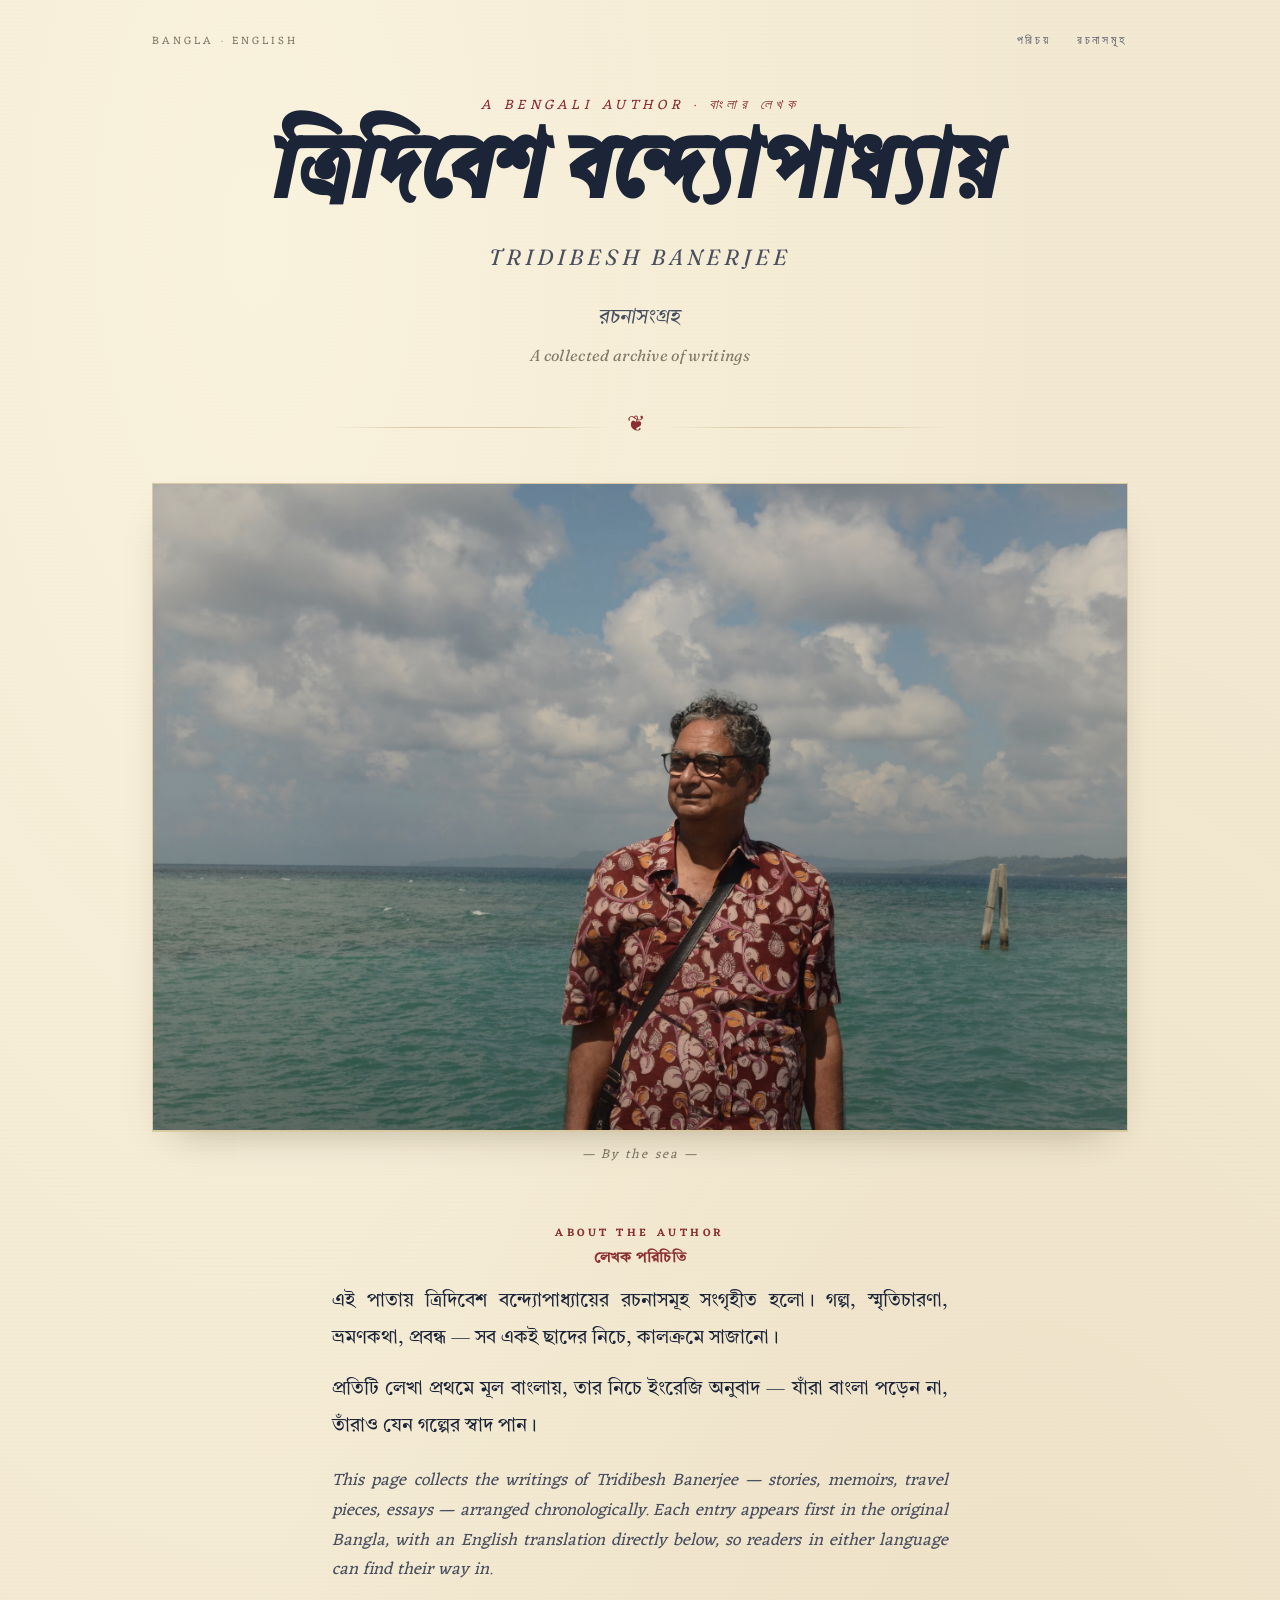
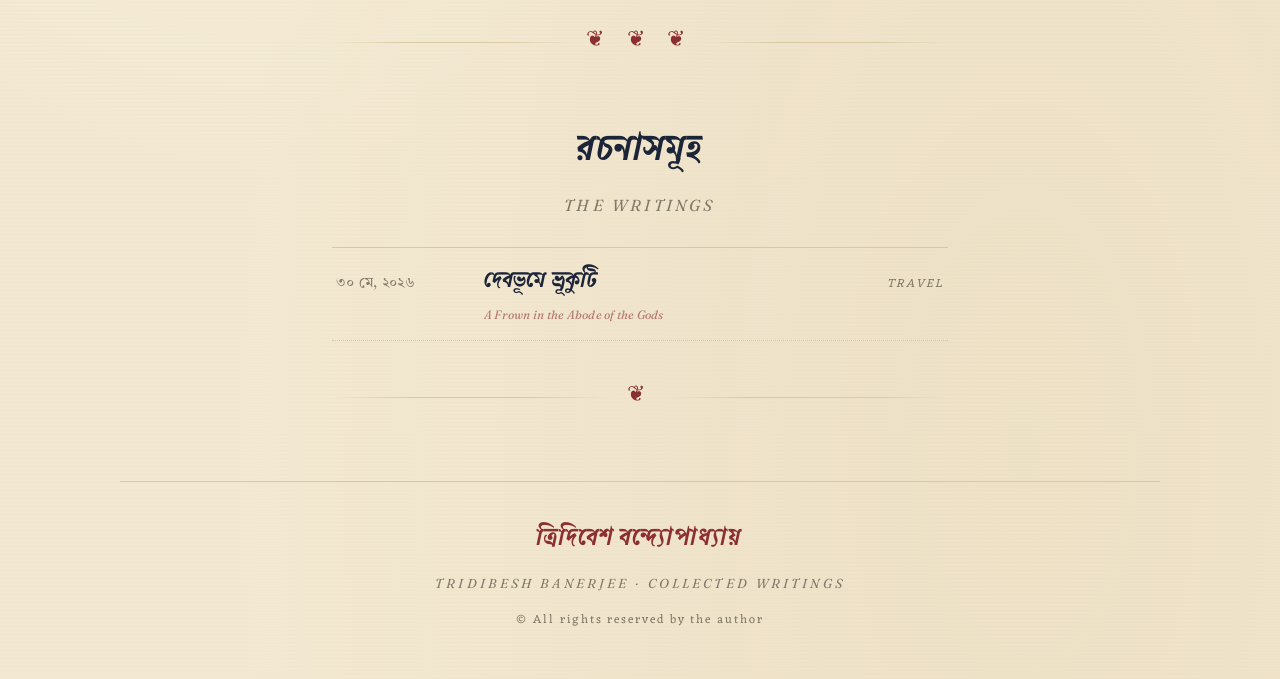
<file: index.html>
<!DOCTYPE html>
<html lang="bn">
<head>
<meta charset="UTF-8">
<meta name="viewport" content="width=device-width, initial-scale=1.0">
<title>ত্রিদিবেশ বন্দ্যোপাধ্যায় · রচনাসংগ্রহ</title>
<meta name="description" content="ত্রিদিবেশ বন্দ্যোপাধ্যায়ের বাংলা রচনাসমূহের সংগ্রহশালা — গল্প, স্মৃতিচারণা, ভ্রমণকথা — মূল বাংলায়, সঙ্গে ইংরেজি অনুবাদ।">
<link rel="preconnect" href="https://fonts.googleapis.com">
<link rel="preconnect" href="https://fonts.gstatic.com" crossorigin>
<link href="https://fonts.googleapis.com/css2?family=Galada&family=Tiro+Bangla:ital@0;1&family=Eczar:wght@400;500;600;700&family=Fraunces:ital,opsz,wght@0,9..144,400;0,9..144,500;0,9..144,600;0,9..144,700;1,9..144,400&display=swap" rel="stylesheet">
<link rel="stylesheet" href="style.css">
</head>
<body>

<div class="topbar">
  <div class="colophon-mark">Bangla &middot; English</div>
  <nav>
    <a href="#about">পরিচয়</a>
    <a href="#archive">রচনাসমূহ</a>
  </nav>
</div>

<header class="masthead">
  <div class="pre-name">A Bengali Author &middot; বাংলার লেখক</div>
  <h1 class="name-bn">ত্রিদিবেশ বন্দ্যোপাধ্যায়</h1>
  <div class="name-en">Tridibesh Banerjee</div>
  <div class="tagline">
    রচনাসংগ্রহ
    <span class="en">A collected archive of writings</span>
  </div>
</header>

<div class="flourish"><span class="glyph">❦</span></div>

<section class="portrait" aria-label="Portrait">
  <div class="portrait-frame">
    <img src="Tridibesh1.jpg" alt="ত্রিদিবেশ বন্দ্যোপাধ্যায় — Tridibesh Banerjee">
  </div>
  <div class="portrait-caption">— By the sea —</div>
</section>

<section id="about" class="about">
  <span class="section-label">
    About the Author
    <span class="bn">লেখক পরিচিতি</span>
  </span>
  <div class="about-text" lang="bn">
    <p>এই পাতায় ত্রিদিবেশ বন্দ্যোপাধ্যায়ের রচনাসমূহ সংগৃহীত হলো। গল্প, স্মৃতিচারণা, ভ্রমণকথা, প্রবন্ধ — সব একই ছাদের নিচে, কালক্রমে সাজানো।</p>
    <p>প্রতিটি লেখা প্রথমে মূল বাংলায়, তার নিচে ইংরেজি অনুবাদ — যাঁরা বাংলা পড়েন না, তাঁরাও যেন গল্পের স্বাদ পান।</p>
  </div>
  <div class="about-text-en" lang="en">
    This page collects the writings of Tridibesh Banerjee — stories, memoirs, travel pieces, essays — arranged chronologically. Each entry appears first in the original Bangla, with an English translation directly below, so readers in either language can find their way in.
  </div>
</section>

<div class="flourish"><span class="glyph">❦ ❦ ❦</span></div>

<!-- ───────── INDEX OF WRITINGS ───────── -->
<section id="archive" class="archive-index" aria-label="Index of writings">
  <h2>রচনাসমূহ</h2>
  <div class="h2-en">The Writings</div>
  <ul class="index-list">
    <li>
      <a href="debabhume-bhrukuti.html">
        <span class="ix-date" lang="bn">৩০ মে, ২০২৬</span>
        <span class="ix-title" lang="bn">দেবভূমে ভ্রূকুটি<span class="ix-title-en" lang="en">A Frown in the Abode of the Gods</span></span>
        <span class="ix-kind">Travel</span>
      </a>
    </li>
    <!-- Add new entries here, newest at the top, mirroring the format above. -->
  </ul>
</section>


<div class="flourish"><span class="glyph">❦</span></div>

<footer>
  <div class="mark">ত্রিদিবেশ বন্দ্যোপাধ্যায়</div>
  <div class="mark-en">Tridibesh Banerjee &middot; Collected Writings</div>
  <div class="note">© All rights reserved by the author</div>
</footer>

</body>
</html>
</file>
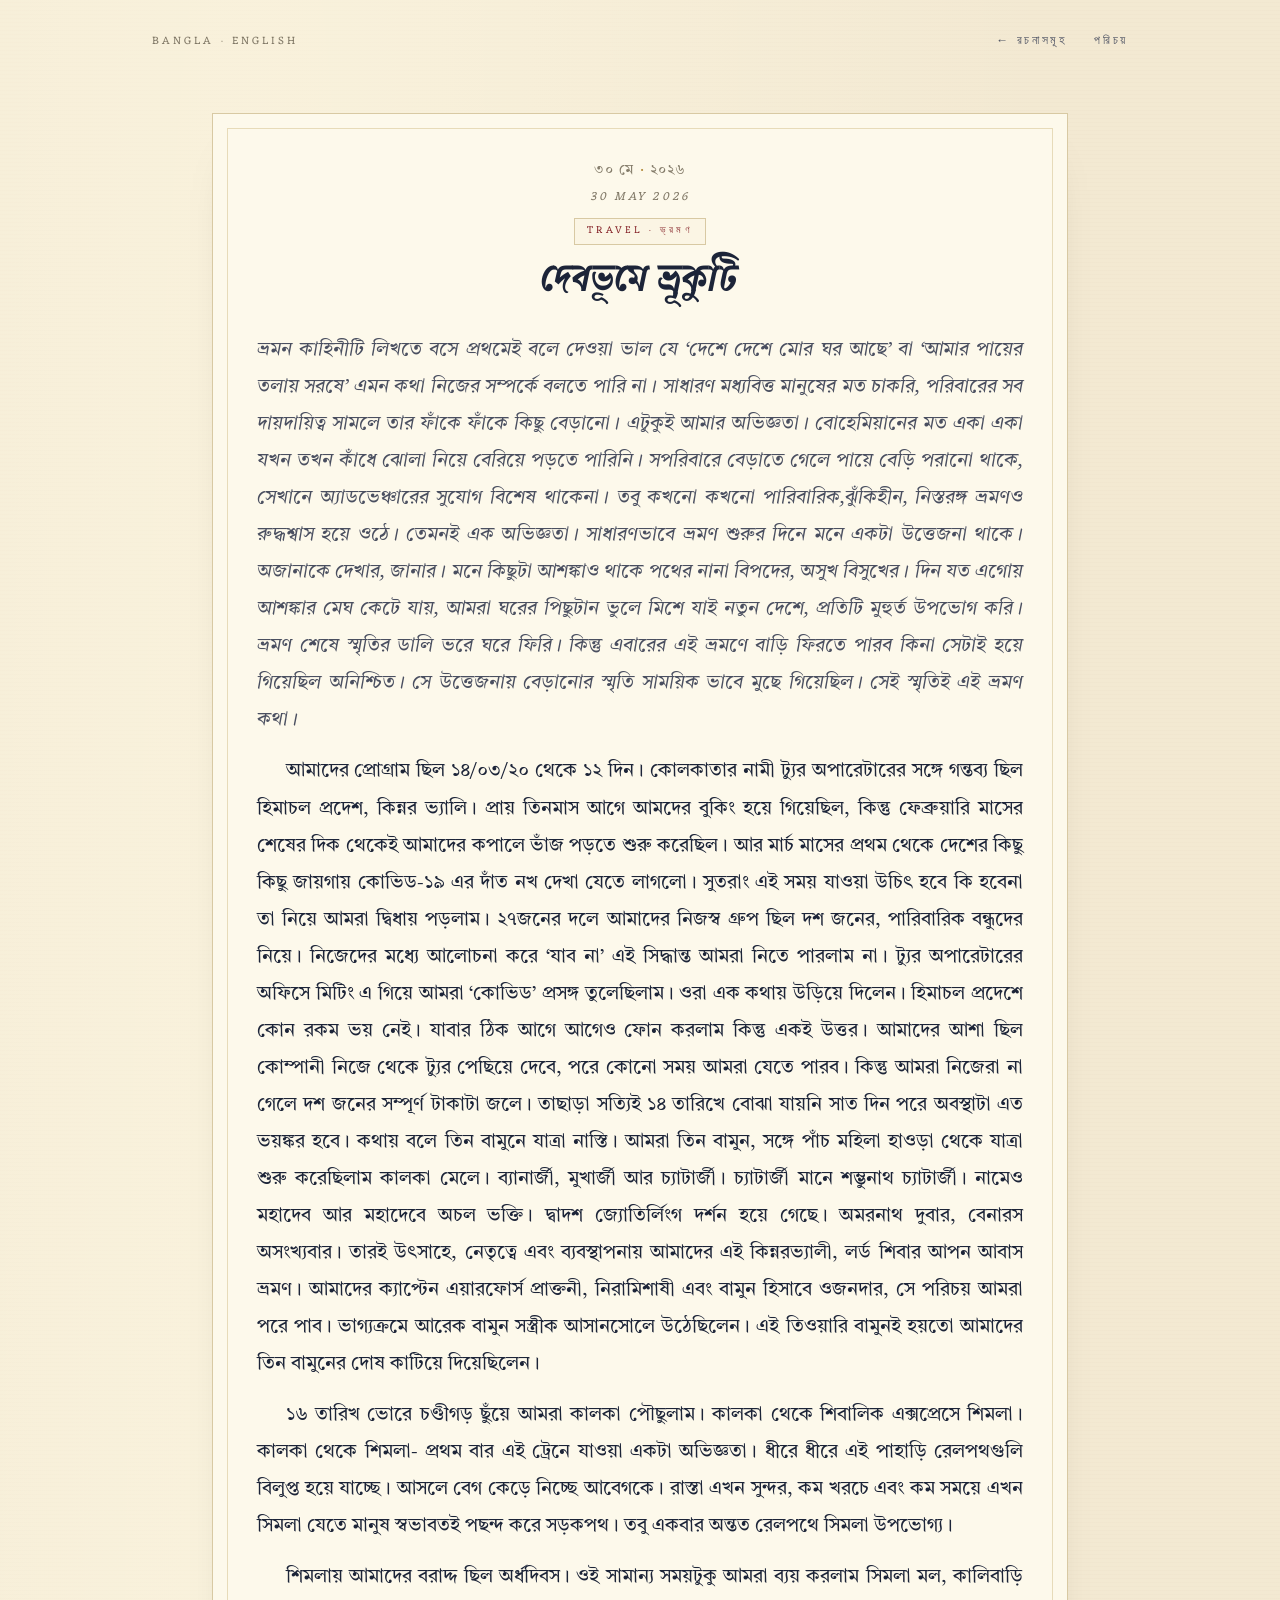
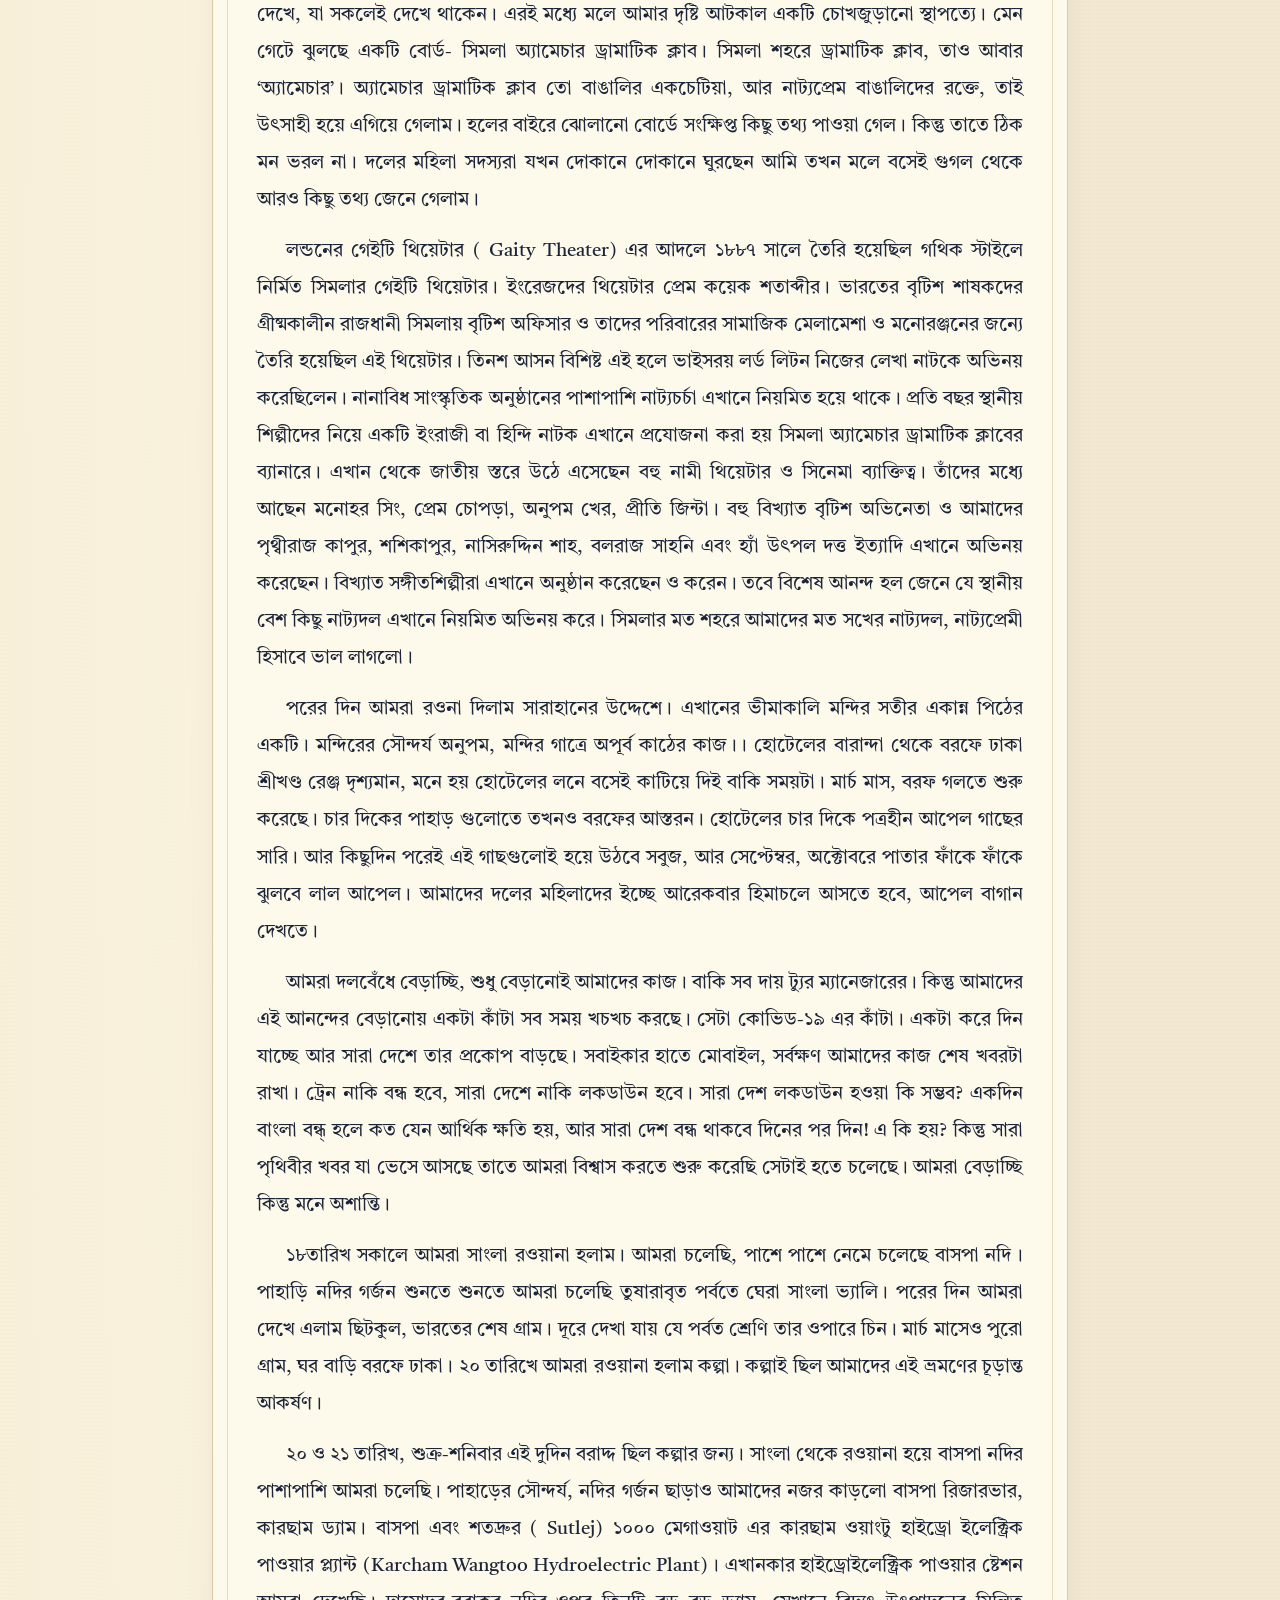
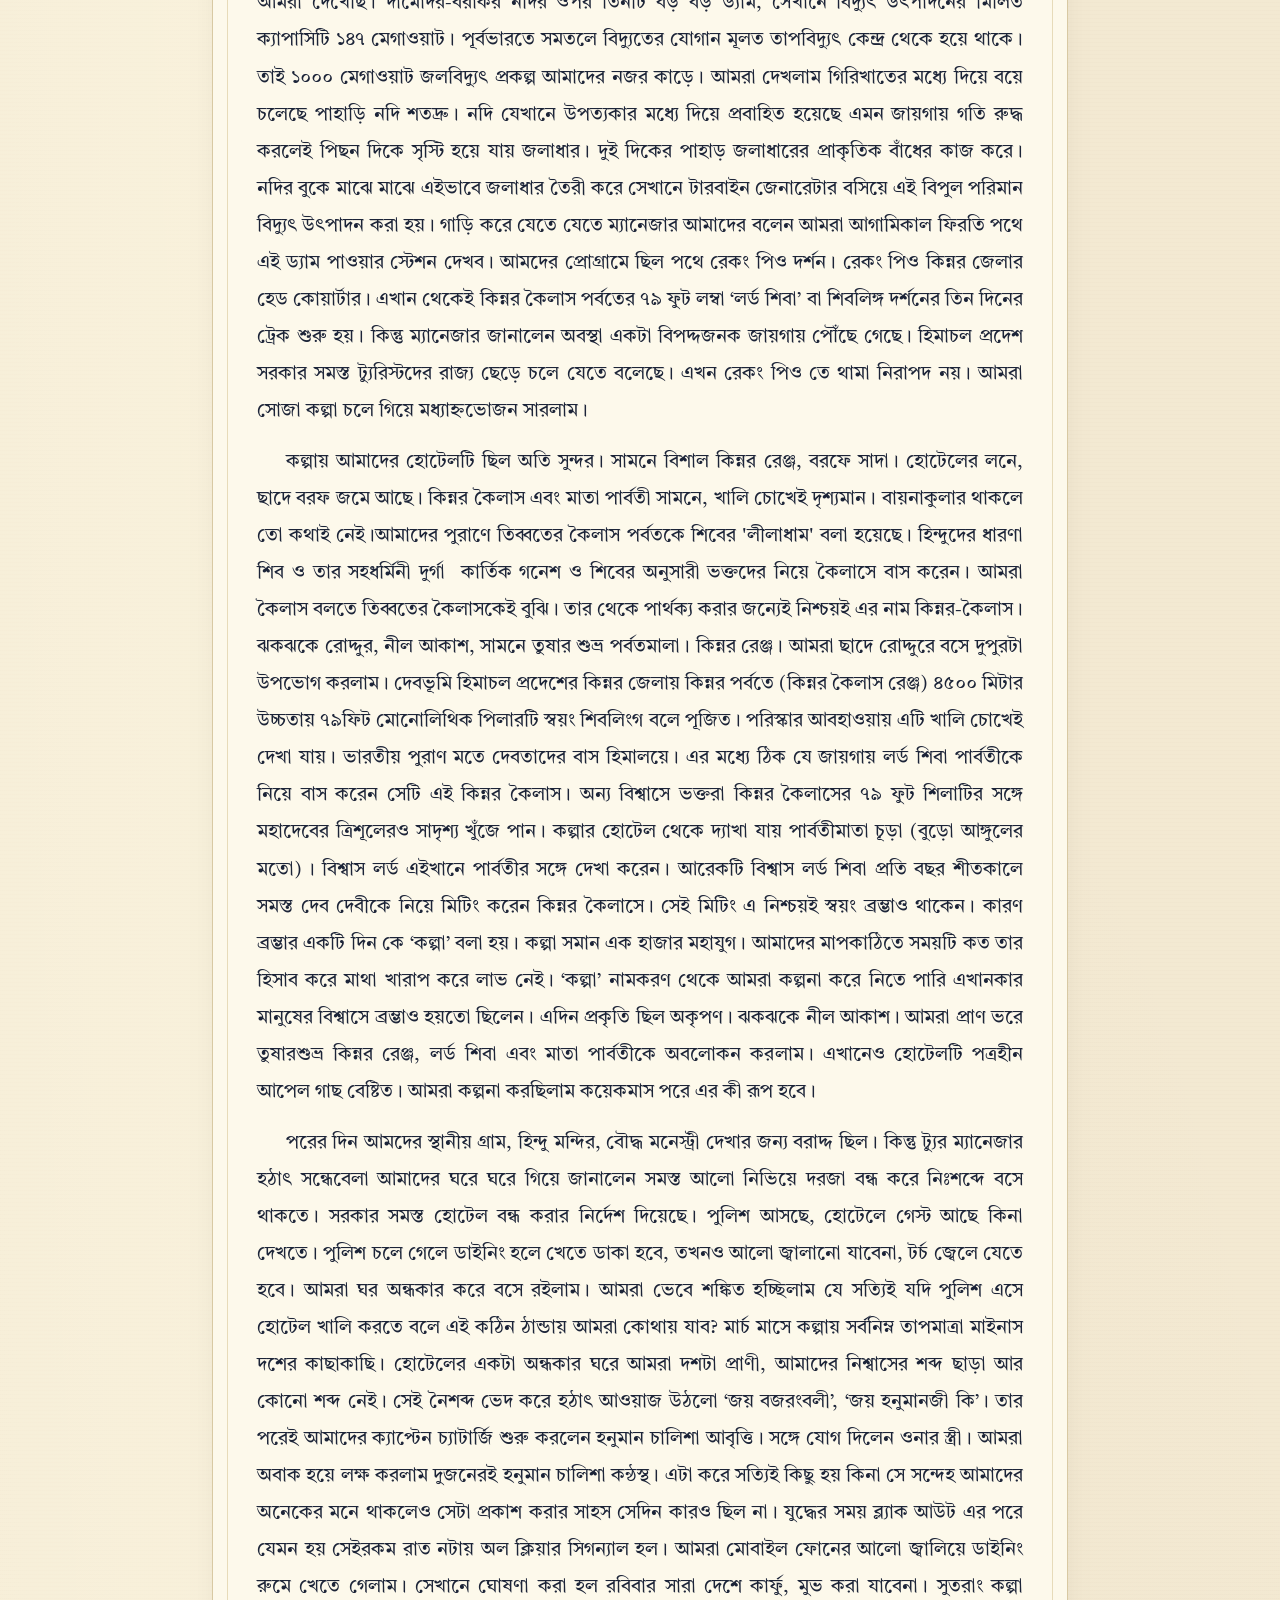
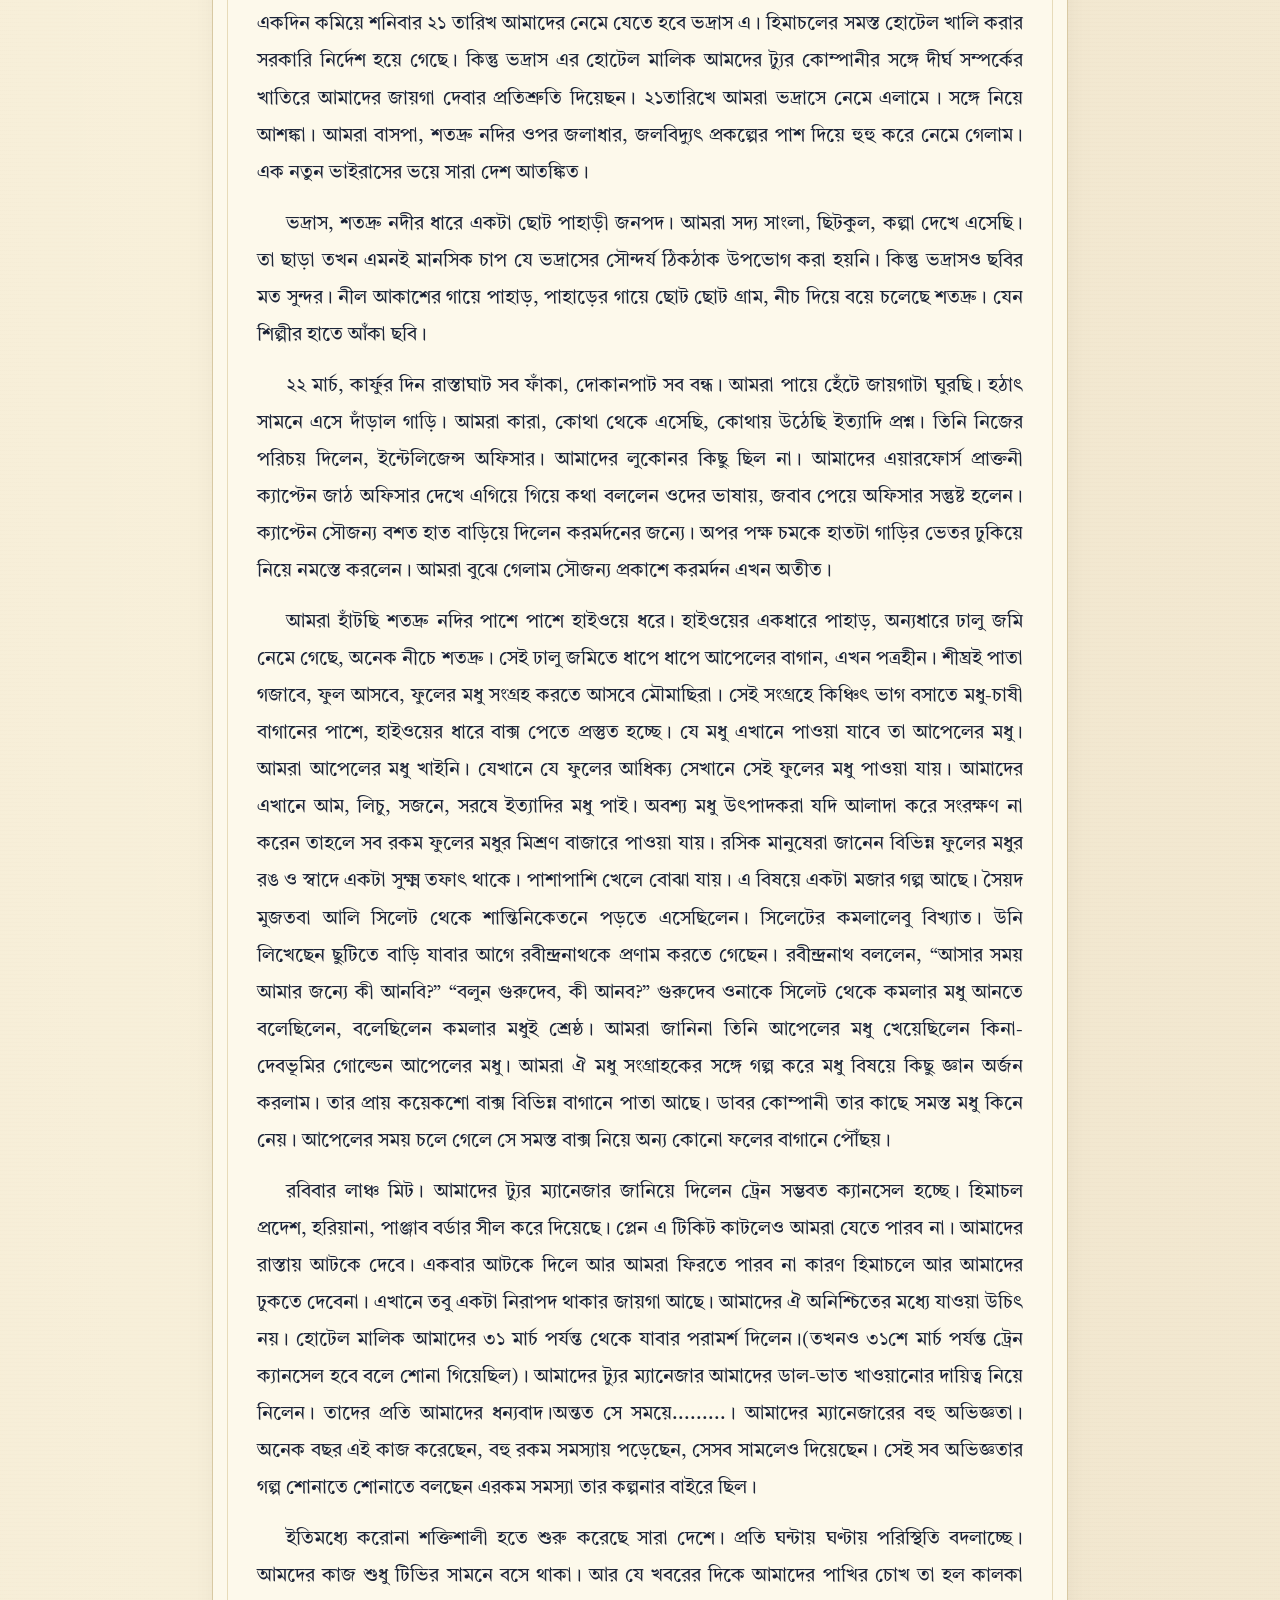
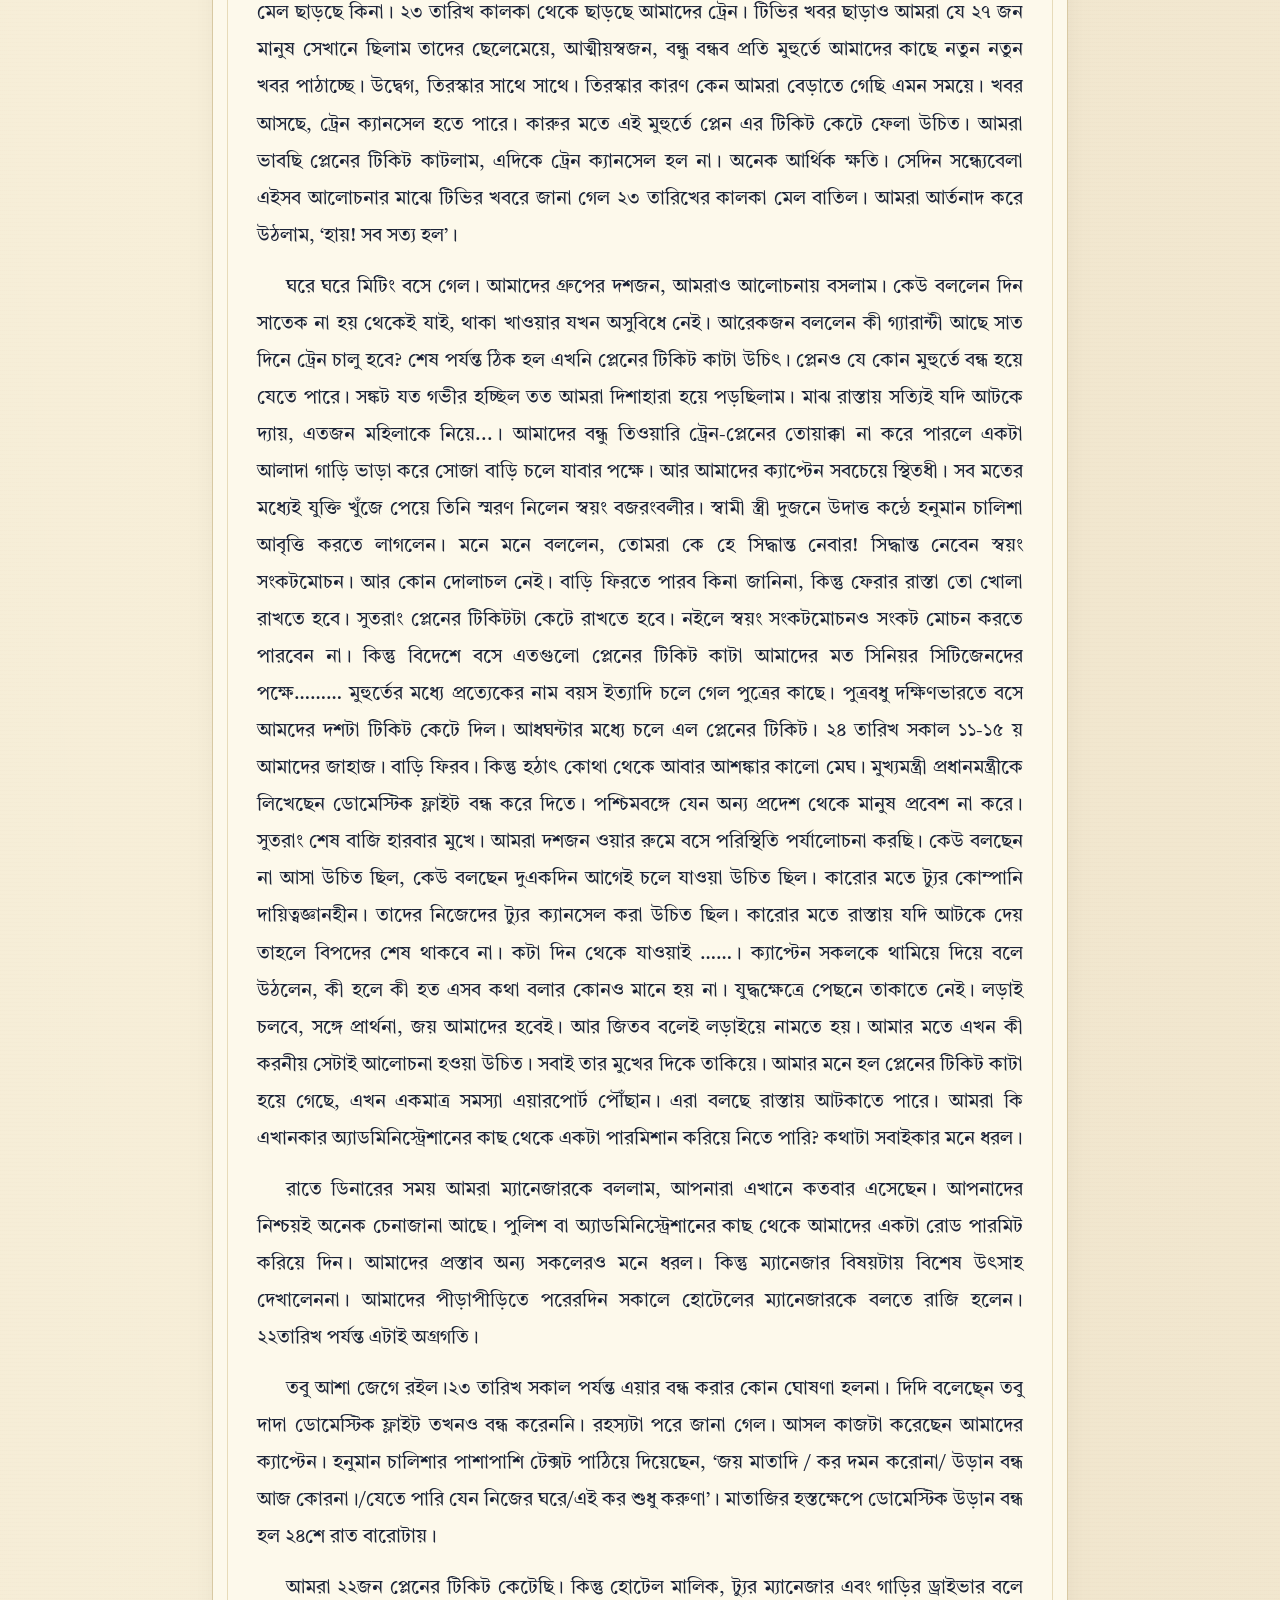
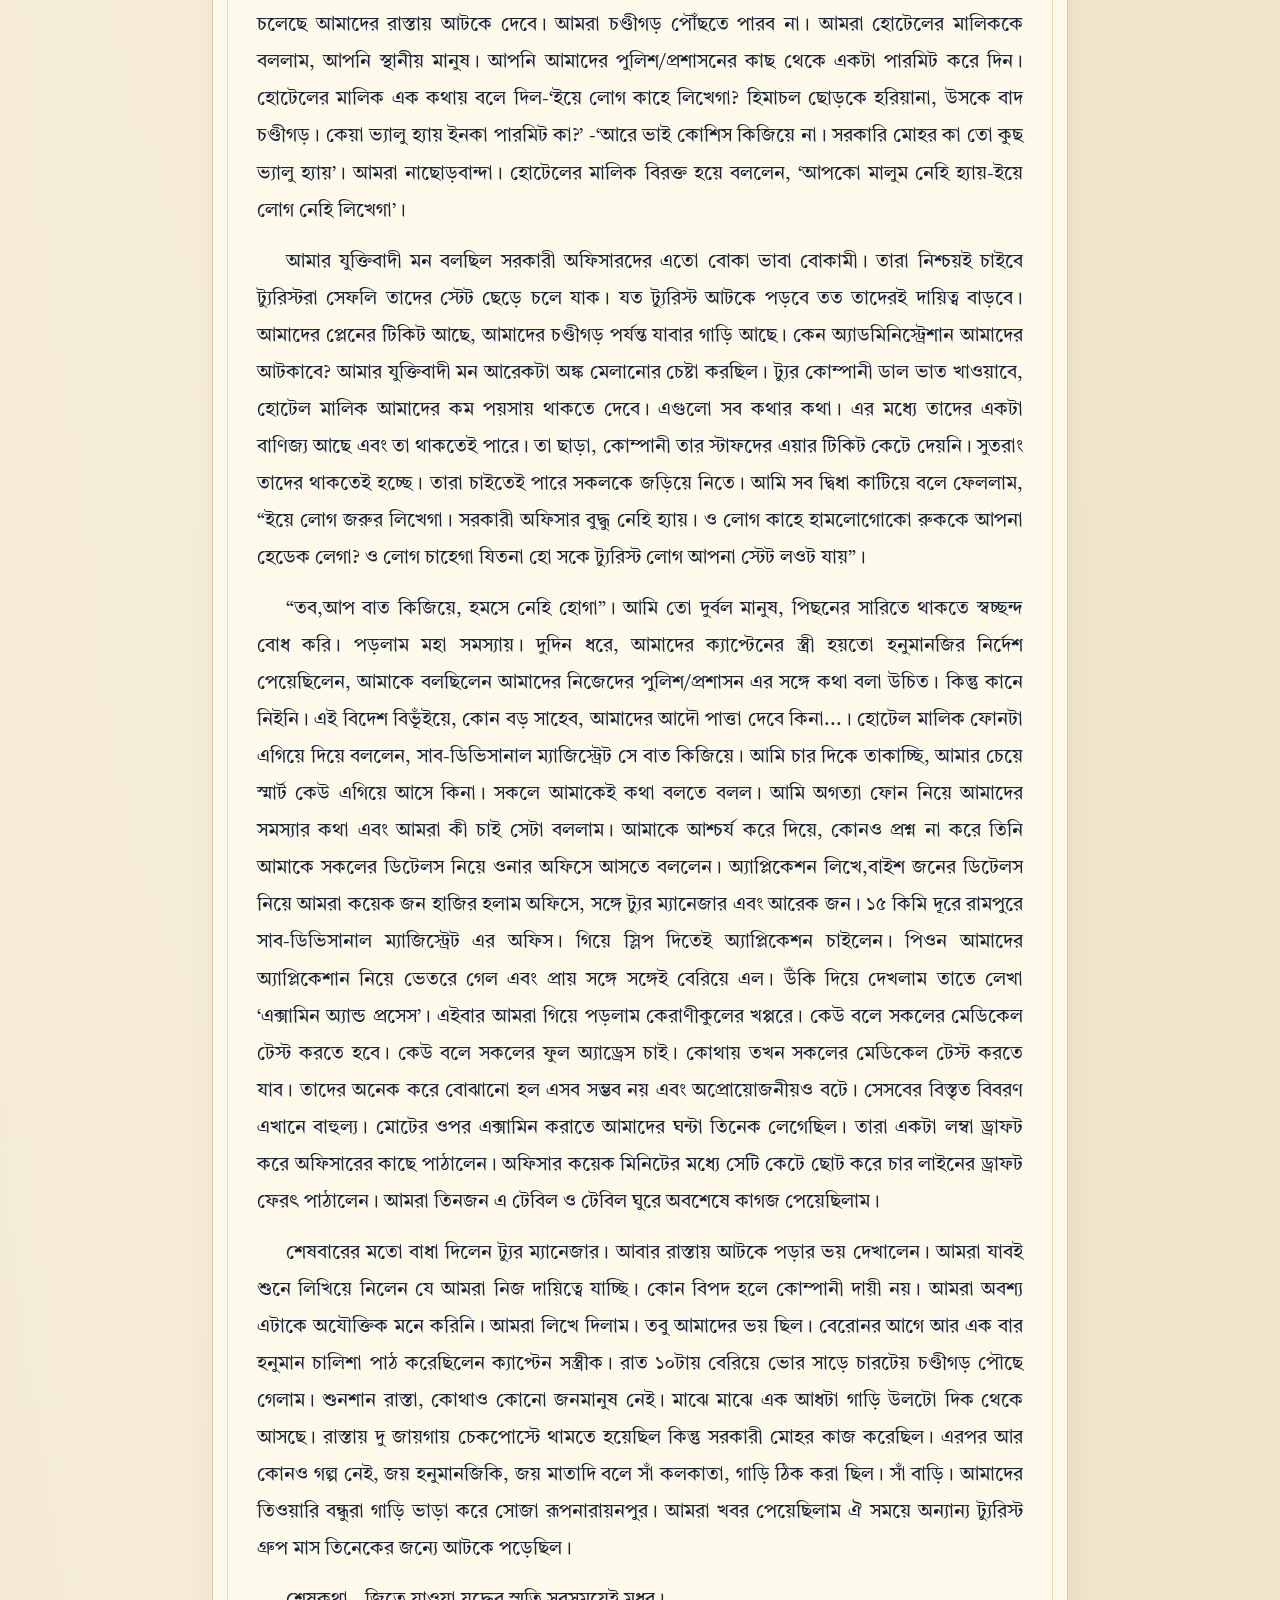
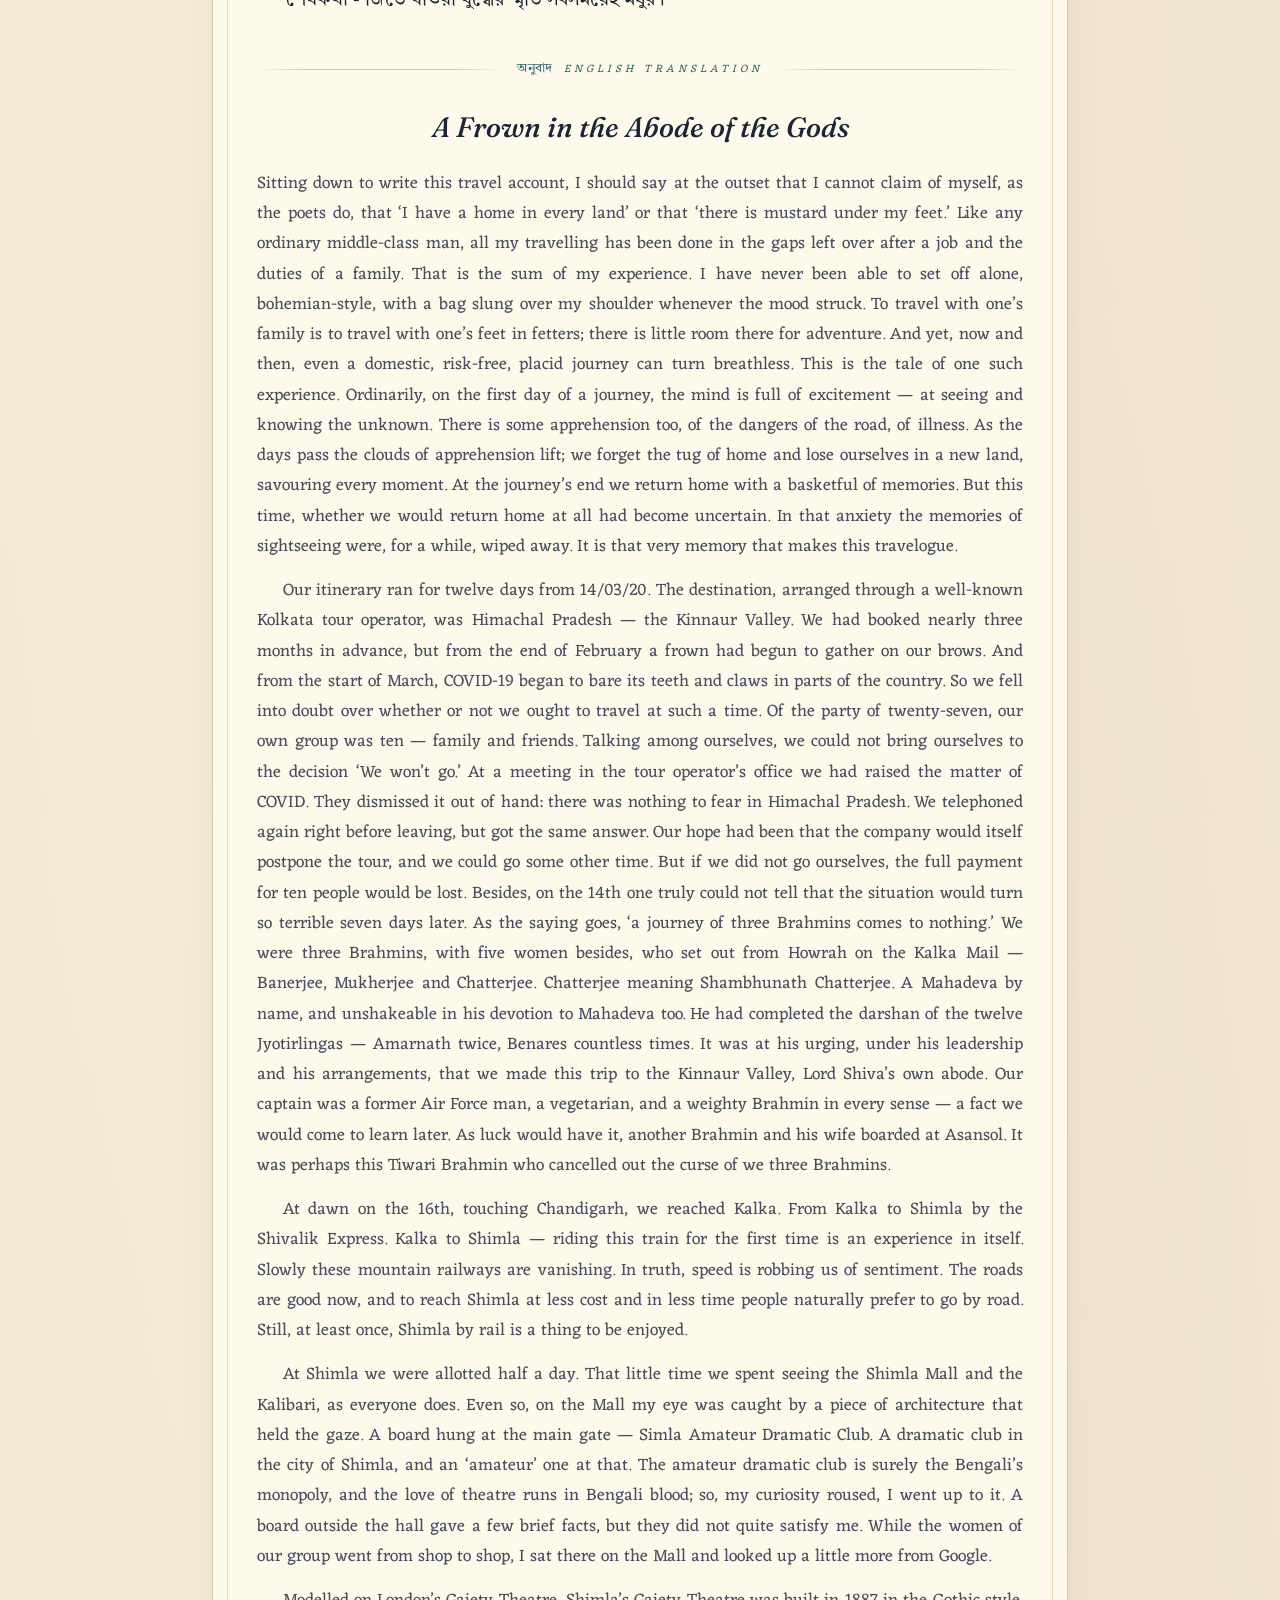
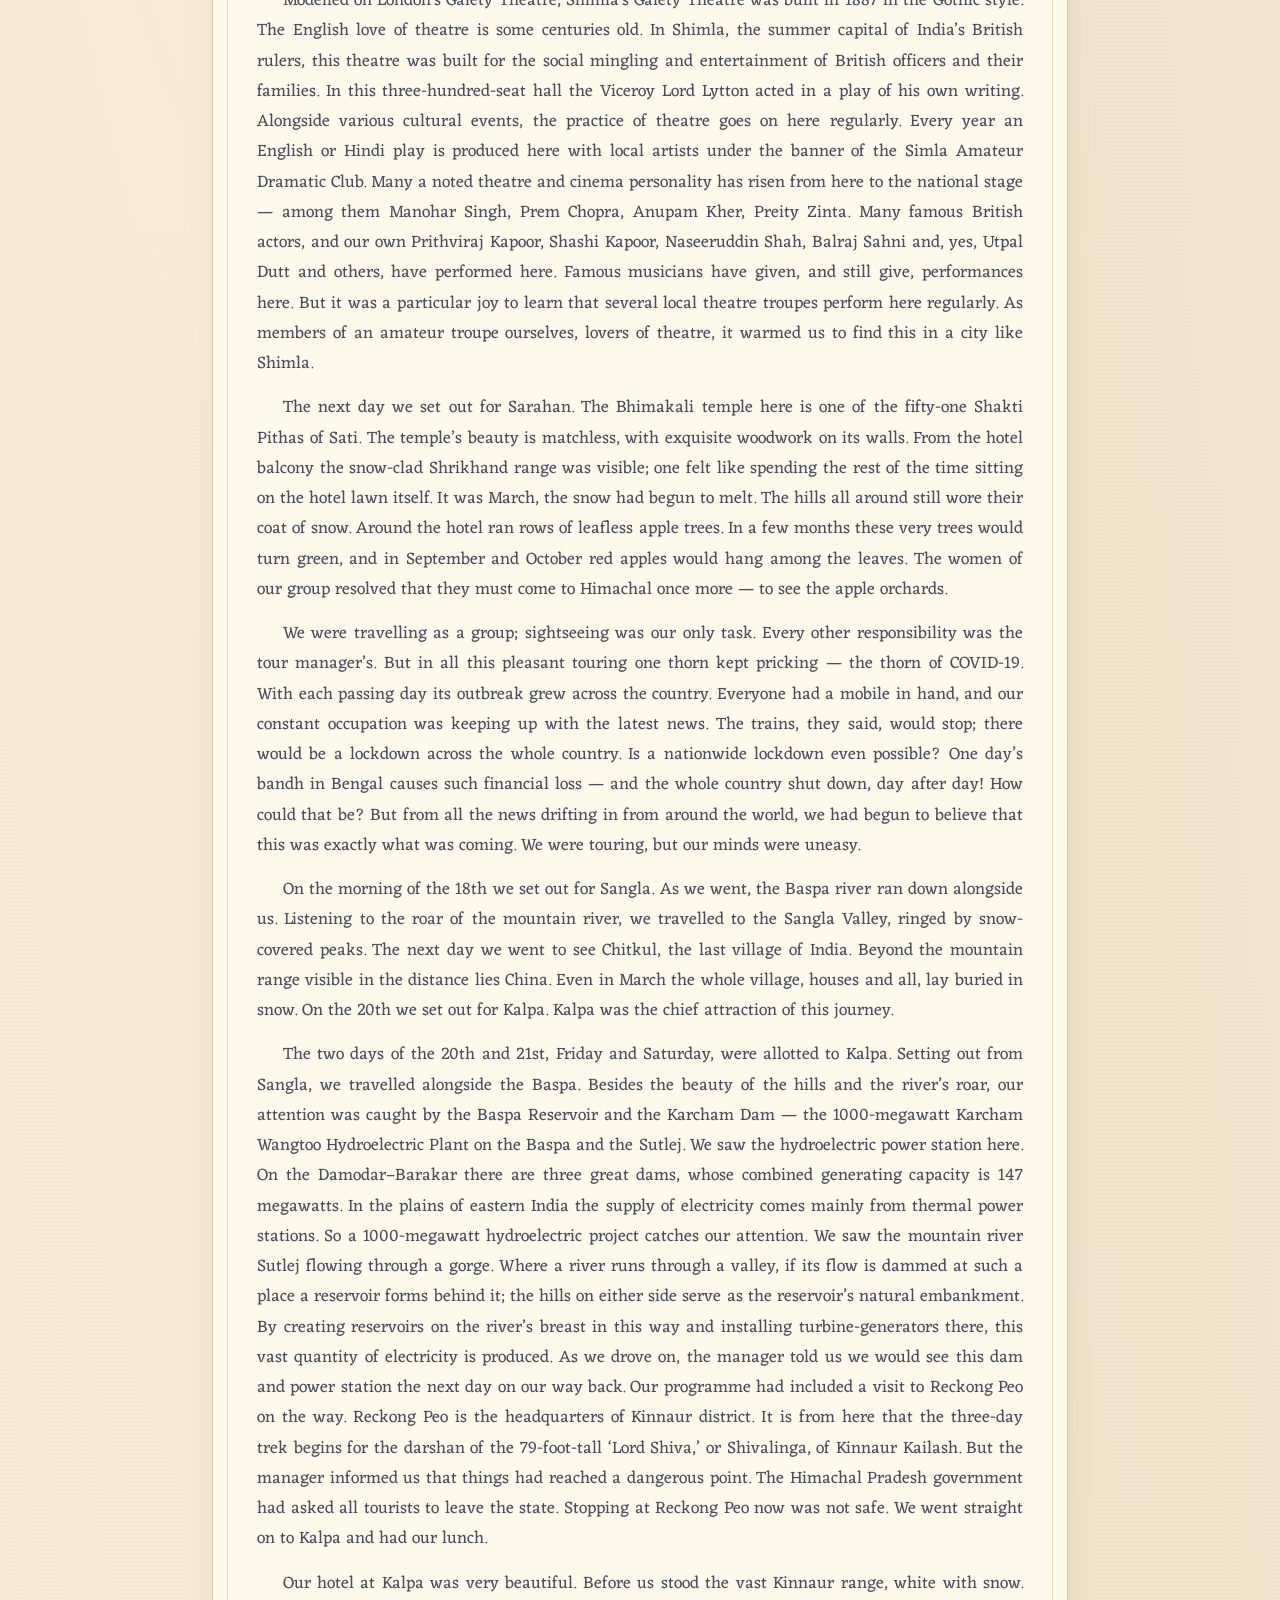
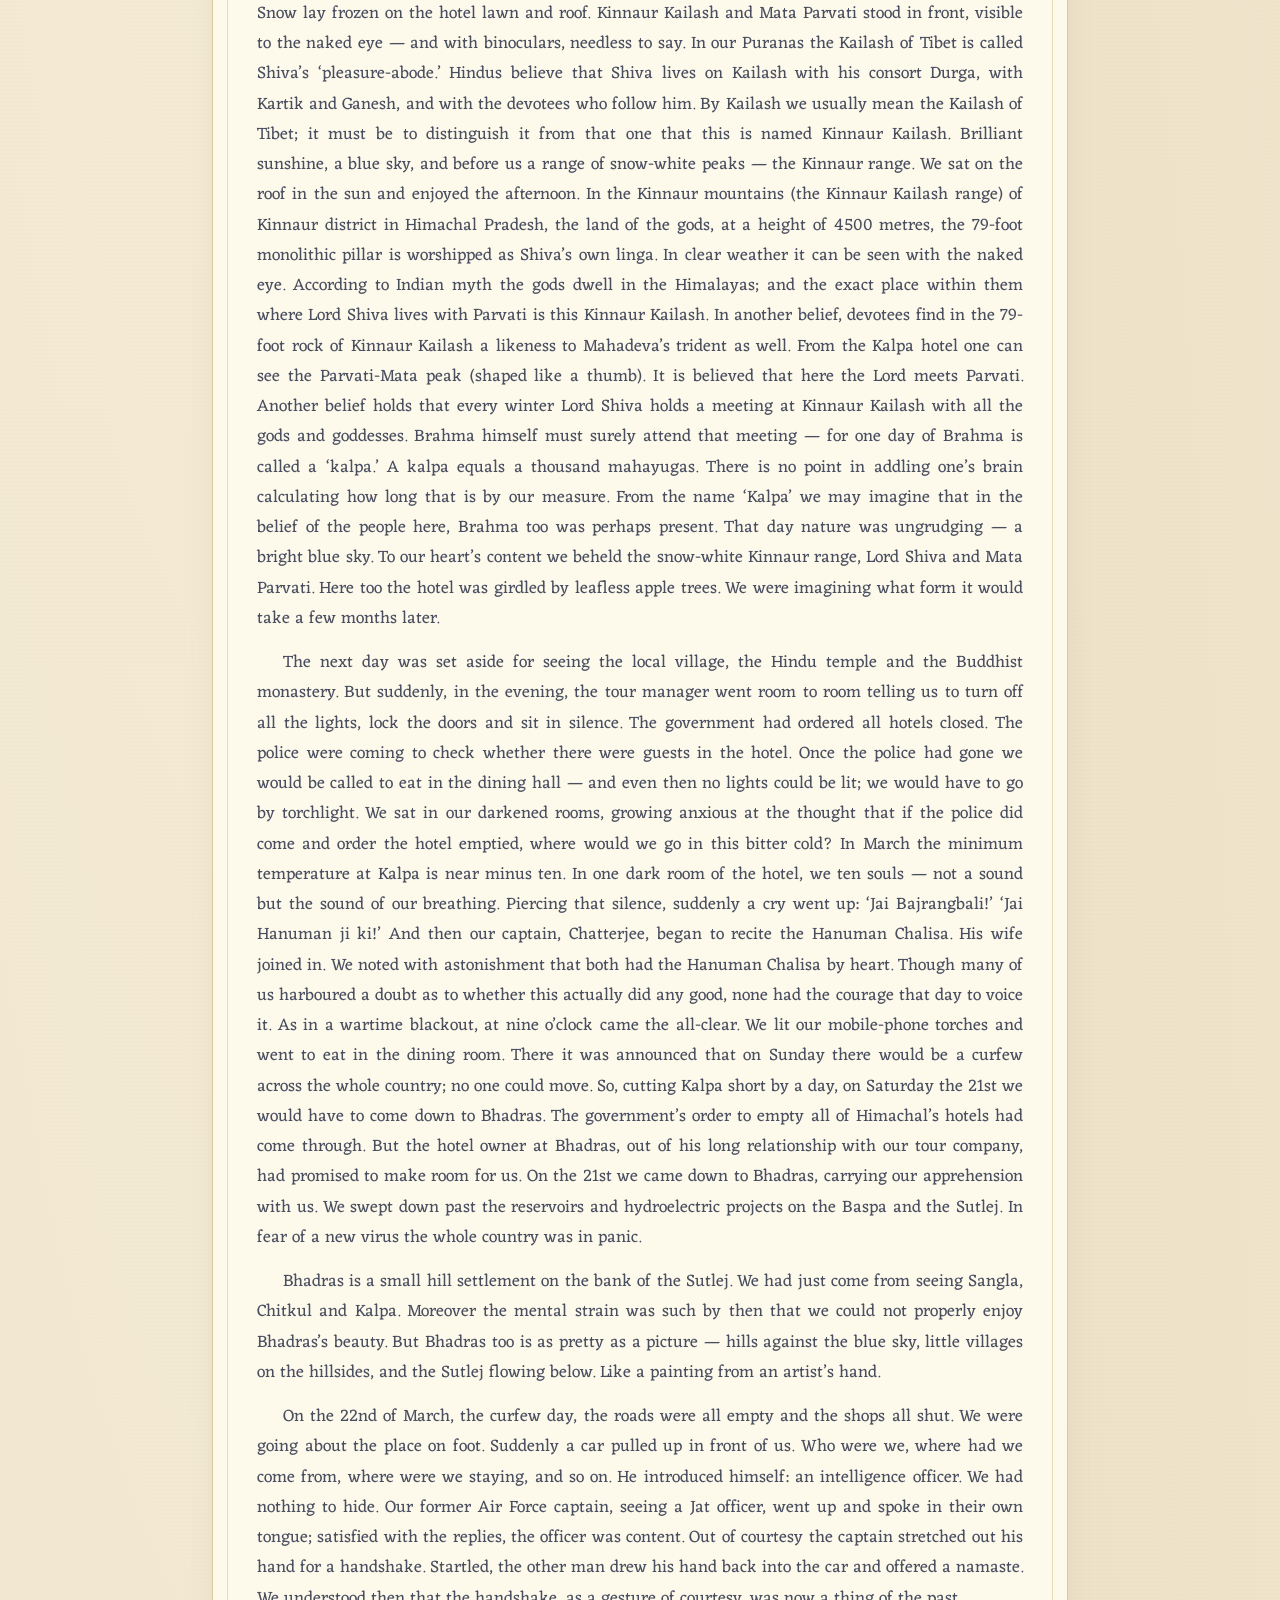
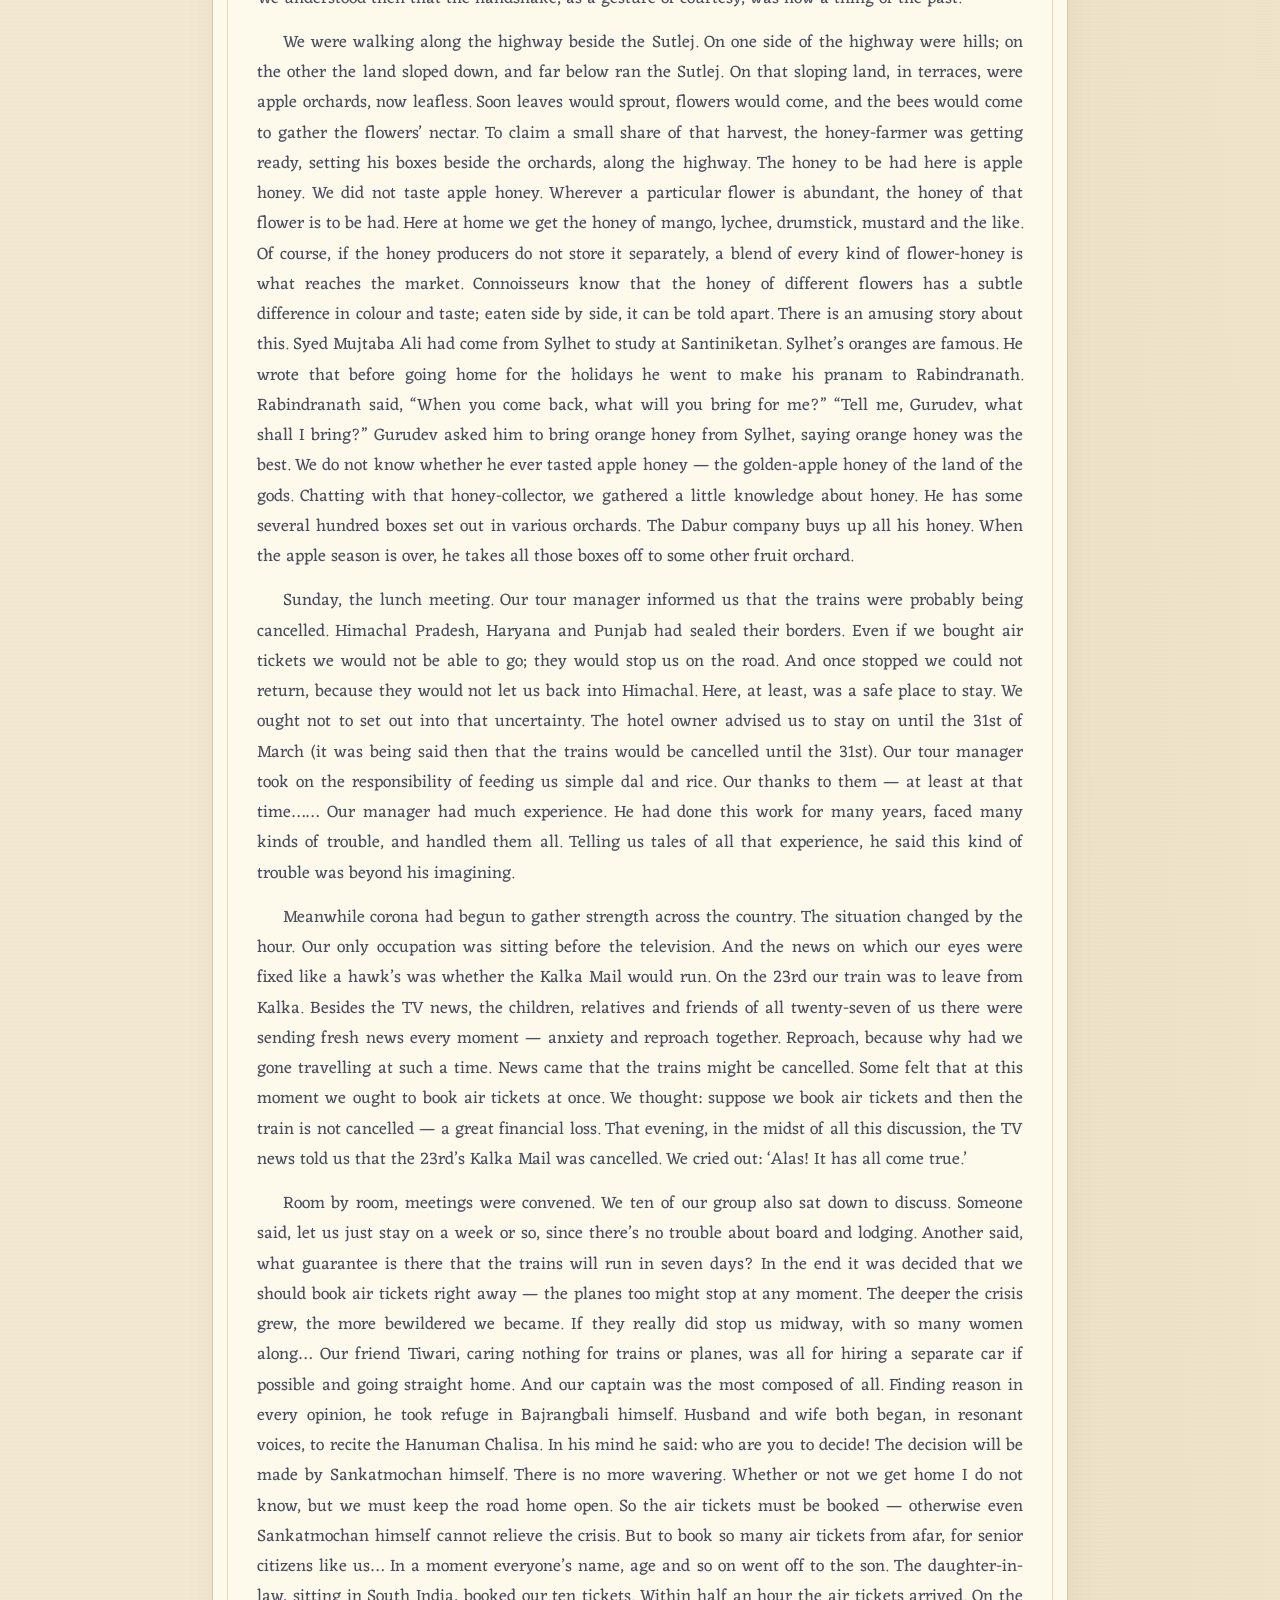
<file: debabhume-bhrukuti.html>
<!DOCTYPE html>
<html lang="bn">
<head>
<meta charset="UTF-8">
<meta name="viewport" content="width=device-width, initial-scale=1.0">
<title>দেবভূমে ভ্রূকুটি · ত্রিদিবেশ বন্দ্যোপাধ্যায়</title>
<meta name="description" content="দেবভূমে ভ্রূকুটি — ত্রিদিবেশ বন্দ্যোপাধ্যায়ের একটি ভ্রমণকথা। কিন্নর ভ্যালি, ২০২০ সালের কোভিড লকডাউন।">
<link rel="preconnect" href="https://fonts.googleapis.com">
<link rel="preconnect" href="https://fonts.gstatic.com" crossorigin>
<link href="https://fonts.googleapis.com/css2?family=Galada&family=Tiro+Bangla:ital@0;1&family=Eczar:wght@400;500;600;700&family=Fraunces:ital,opsz,wght@0,9..144,400;0,9..144,500;0,9..144,600;0,9..144,700;1,9..144,400&display=swap" rel="stylesheet">
<link rel="stylesheet" href="style.css">
</head>
<body>

<div class="topbar">
  <div class="colophon-mark">Bangla &middot; English</div>
  <nav>
    <a href="index.html#archive">← রচনাসমূহ</a>
    <a href="index.html#about">পরিচয়</a>
  </nav>
</div>

<!-- ───────── THE WRITING ───────── -->
<section class="writings" aria-label="Writing">

  <article class="writing" id="writing-01">
    <header class="writing-head">
      <div class="writing-date" lang="bn">
        <span>৩০ মে</span><span class="sep">·</span><span>২০২৬</span>
      </div>
      <div class="writing-date-en">30 May 2026</div>
      <span class="writing-kind">Travel &middot; ভ্রমণ</span>
      <h2 class="writing-title" lang="bn">দেবভূমে ভ্রূকুটি</h2>
    </header>

    <div class="prose-bn" lang="bn">
      <p class="lead">ভ্রমন কাহিনীটি লিখতে বসে প্রথমেই বলে দেওয়া ভাল যে ‘দেশে দেশে মোর ঘর আছে’ বা ‘আমার পায়ের তলায় সরষে’ এমন কথা নিজের সম্পর্কে বলতে পারি না। সাধারণ মধ্যবিত্ত মানুষের মত চাকরি, পরিবারের সব দায়দায়িত্ব সামলে তার ফাঁকে ফাঁকে কিছু বেড়ানো। এটুকুই আমার অভিজ্ঞতা। বোহেমিয়ানের মত একা একা যখন তখন কাঁধে ঝোলা নিয়ে বেরিয়ে পড়তে পারিনি। সপরিবারে বেড়াতে গেলে পায়ে বেড়ি পরানো থাকে, সেখানে অ্যাডভেঞ্চারের সুযোগ বিশেষ থাকেনা। তবু কখনো কখনো পারিবারিক,ঝুঁকিহীন, নিস্তরঙ্গ ভ্রমণও রুদ্ধশ্বাস হয়ে ওঠে। তেমনই এক অভিজ্ঞতা। সাধারণভাবে ভ্রমণ শুরুর দিনে মনে একটা উত্তেজনা থাকে। অজানাকে দেখার, জানার। মনে কিছুটা আশঙ্কাও থাকে পথের নানা বিপদের, অসুখ বিসুখের। দিন যত এগোয় আশঙ্কার মেঘ কেটে যায়, আমরা ঘরের পিছুটান ভুলে মিশে যাই নতুন দেশে, প্রতিটি মুহুর্ত উপভোগ করি। ভ্রমণ শেষে স্মৃতির ডালি ভরে ঘরে ফিরি। কিন্তু এবারের এই ভ্রমণে বাড়ি ফিরতে পারব কিনা সেটাই হয়ে গিয়েছিল অনিশ্চিত। সে উত্তেজনায় বেড়ানোর স্মৃতি সাময়িক ভাবে মুছে গিয়েছিল। সেই স্মৃতিই এই ভ্রমণ কথা।</p>
      <p>আমাদের প্রোগ্রাম ছিল ১৪/০৩/২০ থেকে ১২ দিন। কোলকাতার নামী ট্যুর অপারেটারের সঙ্গে গন্তব্য ছিল হিমাচল প্রদেশ, কিন্নর ভ্যালি। প্রায় তিনমাস আগে আমদের বুকিং হয়ে গিয়েছিল, কিন্তু ফেব্রুয়ারি মাসের শেষের দিক থেকেই আমাদের কপালে ভাঁজ পড়তে শুরু করেছিল। আর মার্চ মাসের প্রথম থেকে দেশের কিছু কিছু জায়গায় কোভিড-১৯ এর দাঁত নখ দেখা যেতে লাগলো। সুতরাং এই সময় যাওয়া উচিৎ হবে কি হবেনা তা নিয়ে আমরা দ্বিধায় পড়লাম। ২৭জনের দলে আমাদের নিজস্ব গ্রুপ ছিল দশ জনের, পারিবারিক বন্ধুদের নিয়ে। নিজেদের মধ্যে আলোচনা করে ‘যাব না’ এই সিদ্ধান্ত আমরা নিতে পারলাম না। ট্যুর অপারেটারের অফিসে মিটিং এ গিয়ে আমরা ‘কোভিড’ প্রসঙ্গ তুলেছিলাম। ওরা এক কথায় উড়িয়ে দিলেন। হিমাচল প্রদেশে কোন রকম ভয় নেই। যাবার ঠিক আগে আগেও ফোন করলাম কিন্তু একই উত্তর। আমাদের আশা ছিল কোম্পানী নিজে থেকে ট্যুর পেছিয়ে দেবে, পরে কোনো সময় আমরা যেতে পারব। কিন্তু আমরা  নিজেরা না গেলে দশ জনের সম্পূর্ণ টাকাটা জলে। তাছাড়া সত্যিই ১৪ তারিখে বোঝা যায়নি সাত দিন পরে অবস্থাটা এত ভয়ঙ্কর হবে। কথায় বলে তিন বামুনে যাত্রা নাস্তি। আমরা তিন বামুন, সঙ্গে পাঁচ মহিলা হাওড়া  থেকে যাত্রা শুরু করেছিলাম কালকা মেলে। ব্যানার্জী, মুখার্জী আর চ্যাটার্জী। চ্যাটার্জী মানে শম্ভুনাথ চ্যাটার্জী। নামেও মহাদেব আর মহাদেবে অচল ভক্তি। দ্বাদশ জ্যোতির্লিংগ দর্শন হয়ে গেছে। অমরনাথ দুবার, বেনারস অসংখ্যবার। তারই উৎসাহে, নেতৃত্বে এবং ব্যবস্থাপনায় আমাদের এই কিন্নরভ্যালী, লর্ড শিবার আপন আবাস  ভ্রমণ। আমাদের ক্যাপ্টেন এয়ারফোর্স প্রাক্তনী, নিরামিশাষী এবং বামুন হিসাবে ওজনদার, সে পরিচয় আমরা পরে পাব। ভাগ্যক্রমে আরেক বামুন সস্ত্রীক আসানসোলে উঠেছিলেন। এই তিওয়ারি বামুনই হয়তো আমাদের তিন বামুনের দোষ কাটিয়ে দিয়েছিলেন।</p>
      <p>১৬ তারিখ ভোরে চণ্ডীগড় ছুঁয়ে আমরা কালকা পৌছুলাম। কালকা থেকে শিবালিক এক্সপ্রেসে শিমলা। কালকা থেকে শিমলা- প্রথম বার এই ট্রেনে যাওয়া একটা অভিজ্ঞতা। ধীরে ধীরে এই পাহাড়ি রেলপথগুলি বিলুপ্ত হয়ে যাচ্ছে। আসলে বেগ কেড়ে নিচ্ছে আবেগকে। রাস্তা এখন সুন্দর, কম খরচে এবং কম সময়ে এখন সিমলা যেতে মানুষ স্বভাবতই পছন্দ করে সড়কপথ। তবু একবার অন্তত রেলপথে সিমলা উপভোগ্য।</p>
      <p>শিমলায় আমাদের বরাদ্দ ছিল অর্ধদিবস। ওই সামান্য সময়টুকু আমরা ব্যয় করলাম সিমলা মল, কালিবাড়ি দেখে, যা সকলেই দেখে থাকেন। এরই মধ্যে মলে আমার দৃষ্টি আটকাল একটি চোখজুড়ানো স্থাপত্যে। মেন গেটে ঝুলছে একটি বোর্ড- সিমলা অ্যামেচার ড্রামাটিক ক্লাব। সিমলা শহরে ড্রামাটিক ক্লাব, তাও আবার ‘অ্যামেচার’।  অ্যামেচার ড্রামাটিক ক্লাব তো বাঙালির একচেটিয়া, আর নাট্যপ্রেম  বাঙালিদের রক্তে, তাই উৎসাহী হয়ে এগিয়ে গেলাম। হলের বাইরে ঝোলানো বোর্ডে সংক্ষিপ্ত কিছু তথ্য পাওয়া গেল। কিন্তু তাতে ঠিক মন ভরল না। দলের মহিলা সদস্যরা যখন দোকানে দোকানে ঘুরছেন আমি তখন মলে বসেই গুগল থেকে আরও কিছু তথ্য জেনে গেলাম।</p>
      <p>লন্ডনের গেইটি থিয়েটার ( Gaity Theater) এর আদলে ১৮৮৭ সালে তৈরি হয়েছিল গথিক স্টাইলে নির্মিত সিমলার গেইটি থিয়েটার। ইংরেজদের থিয়েটার প্রেম কয়েক শতাব্দীর। ভারতের বৃটিশ শাষকদের গ্রীষ্মকালীন রাজধানী সিমলায় বৃটিশ অফিসার ও তাদের পরিবারের সামাজিক মেলামেশা ও মনোরঞ্জনের জন্যে তৈরি হয়েছিল এই থিয়েটার। তিনশ আসন বিশিষ্ট এই হলে ভাইসরয় লর্ড লিটন নিজের লেখা নাটকে অভিনয় করেছিলেন। নানাবিধ সাংস্কৃতিক অনুষ্ঠানের পাশাপাশি নাট্যচর্চা এখানে নিয়মিত হয়ে থাকে। প্রতি বছর স্থানীয় শিল্পীদের নিয়ে একটি ইংরাজী বা হিন্দি নাটক এখানে প্রযোজনা করা হয় সিমলা অ্যামেচার ড্রামাটিক ক্লাবের ব্যানারে। এখান থেকে জাতীয় স্তরে উঠে এসেছেন বহু নামী থিয়েটার ও সিনেমা ব্যাক্তিত্ব। তাঁদের মধ্যে আছেন মনোহর সিং, প্রেম চোপড়া, অনুপম খের, প্রীতি জিন্টা।  বহু বিখ্যাত বৃটিশ অভিনেতা ও আমাদের পৃথ্বীরাজ কাপুর, শশিকাপুর, নাসিরুদ্দিন শাহ, বলরাজ সাহনি এবং হ্যাঁ উৎপল দত্ত ইত্যাদি এখানে অভিনয় করেছেন।  বিখ্যাত সঙ্গীতশিল্পীরা এখানে অনুষ্ঠান করেছেন ও করেন। তবে বিশেষ আনন্দ হল জেনে যে স্থানীয় বেশ কিছু নাট্যদল এখানে নিয়মিত অভিনয় করে। সিমলার মত শহরে আমাদের মত সখের নাট্যদল, নাট্যপ্রেমী হিসাবে ভাল লাগলো।</p>
      <p>পরের দিন আমরা রওনা দিলাম সারাহানের উদ্দেশে। এখানের ভীমাকালি মন্দির সতীর একান্ন পিঠের একটি। মন্দিরের সৌন্দর্য অনুপম, মন্দির গাত্রে অপূর্ব কাঠের কাজ।। হোটেলের বারান্দা থেকে বরফে ঢাকা শ্রীখণ্ড রেঞ্জ দৃশ্যমান, মনে হয় হোটেলের লনে বসেই কাটিয়ে দিই বাকি সময়টা। মার্চ মাস, বরফ গলতে শুরু করেছে।  চার দিকের পাহাড় গুলোতে তখনও বরফের আস্তরন। হোটেলের চার দিকে পত্রহীন আপেল গাছের সারি। আর কিছুদিন পরেই এই গাছগুলোই হয়ে উঠবে সবুজ, আর সেপ্টেম্বর, অক্টোবরে পাতার ফাঁকে ফাঁকে ঝুলবে লাল আপেল। আমাদের দলের মহিলাদের ইচ্ছে আরেকবার হিমাচলে আসতে হবে, আপেল বাগান দেখতে।</p>
      <p>আমরা দলবেঁধে বেড়াচ্ছি, শুধু বেড়ানোই আমাদের কাজ। বাকি সব দায় ট্যুর ম্যানেজারের। কিন্তু আমাদের এই আনন্দের বেড়ানোয় একটা কাঁটা সব সময় খচখচ করছে। সেটা কোভিড-১৯ এর কাঁটা। একটা করে দিন যাচ্ছে আর সারা দেশে তার প্রকোপ বাড়ছে। সবাইকার হাতে মোবাইল, সর্বক্ষণ আমাদের কাজ শেষ খবরটা রাখা। ট্রেন নাকি বন্ধ হবে, সারা দেশে নাকি লকডাউন হবে। সারা দেশ লকডাউন হওয়া কি সম্ভব? একদিন বাংলা বন্ধ্ হলে কত যেন আর্থিক ক্ষতি হয়, আর সারা দেশ বন্ধ থাকবে দিনের পর দিন! এ কি হয়? কিন্তু সারা পৃথিবীর খবর যা ভেসে আসছে তাতে আমরা বিশ্বাস করতে শুরু করেছি সেটাই হতে চলেছে। আমরা বেড়াচ্ছি কিন্তু মনে অশান্তি।</p>
      <p>১৮তারিখ সকালে আমরা সাংলা রওয়ানা হলাম। আমরা চলেছি, পাশে পাশে নেমে চলেছে বাসপা নদি । পাহাড়ি নদির গর্জন শুনতে শুনতে আমরা চলেছি তুষারাবৃত পর্বতে ঘেরা সাংলা ভ্যালি। পরের দিন আমরা দেখে এলাম ছিটকুল, ভারতের শেষ গ্রাম। দূরে দেখা যায় যে পর্বত শ্রেণি তার ওপারে চিন। মার্চ মাসেও পুরো গ্রাম, ঘর বাড়ি বরফে ঢাকা। ২০ তারিখে আমরা রওয়ানা হলাম কল্পা। কল্পাই ছিল আমাদের এই ভ্রমণের চূড়ান্ত আকর্ষণ।</p>
      <p>২০ ও ২১ তারিখ, শুক্র-শনিবার এই দুদিন বরাদ্দ ছিল কল্পার জন্য। সাংলা থেকে রওয়ানা হয়ে বাসপা নদির পাশাপাশি আমরা চলেছি। পাহাড়ের সৌন্দর্য, নদির গর্জন ছাড়াও আমাদের নজর কাড়লো বাসপা রিজারভার, কারছাম ড্যাম। বাসপা এবং শতদ্রুর ( Sutlej) ১০০০ মেগাওয়াট এর কারছাম ওয়াংটু হাইড্রো ইলেক্ট্রিক পাওয়ার প্ল্যান্ট (Karcham Wangtoo Hydroelectric Plant) ।  এখানকার হাইড্রোইলেক্ট্রিক পাওয়ার ষ্টেশন আমরা দেখেছি। দামোদর-বরাকর নদির ওপর তিনটি বড় বড় ড্যাম, সেখানে বিদ্যুৎ উৎপাদনের মিলিত ক্যাপাসিটি ১৪৭ মেগাওয়াট। পূর্বভারতে সমতলে বিদ্যুতের যোগান মূলত তাপবিদ্যুৎ কেন্দ্র থেকে হয়ে থাকে। তাই ১০০০ মেগাওয়াট জলবিদ্যুৎ প্রকল্প আমাদের নজর কাড়ে। আমরা দেখলাম গিরিখাতের মধ্যে দিয়ে বয়ে চলেছে পাহাড়ি নদি শতদ্রু। নদি যেখানে উপত্যকার মধ্যে দিয়ে প্রবাহিত হয়েছে এমন জায়গায় গতি রুদ্ধ করলেই পিছন দিকে সৃস্টি হয়ে যায় জলাধার। দুই দিকের পাহাড় জলাধারের প্রাকৃতিক বাঁধের কাজ করে। নদির বুকে মাঝে মাঝে এইভাবে জলাধার তৈরী করে সেখানে টারবাইন জেনারেটার বসিয়ে এই বিপুল পরিমান বিদ্যুৎ উৎপাদন করা হয়। গাড়ি করে যেতে যেতে ম্যানেজার আমাদের বলেন আমরা আগামিকাল ফিরতি পথে এই ড্যাম পাওয়ার স্টেশন দেখব। আমদের প্রোগ্রামে ছিল পথে রেকং পিও দর্শন। রেকং পিও কিন্নর জেলার হেড কোয়ার্টার। এখান থেকেই কিন্নর কৈলাস পর্বতের ৭৯ ফুট লম্বা ‘লর্ড শিবা’ বা শিবলিঙ্গ দর্শনের তিন দিনের ট্রেক শুরু হয়। কিন্তু ম্যানেজার জানালেন অবস্থা একটা বিপদ্দজনক জায়গায় পৌঁছে গেছে। হিমাচল প্রদেশ সরকার সমস্ত ট্যুরিস্টদের রাজ্য ছেড়ে চলে যেতে বলেছে। এখন রেকং পিও তে থামা নিরাপদ নয়। আমরা সোজা কল্পা চলে গিয়ে মধ্যাহ্নভোজন সারলাম।</p>
      <p>কল্পায় আমাদের হোটেলটি ছিল অতি সুন্দর। সামনে বিশাল কিন্নর রেঞ্জ, বরফে সাদা। হোটেলের লনে, ছাদে বরফ জমে আছে। কিন্নর কৈলাস এবং মাতা পার্বতী সামনে, খালি চোখেই দৃশ্যমান। বায়নাকুলার থাকলে তো কথাই নেই।আমাদের পুরাণে তিব্বতের কৈলাস পর্বতকে শিবের 'লীলাধাম' বলা হয়েছে। হিন্দুদের ধারণা শিব ও তার সহধর্মিনী দুর্গা  কার্তিক গনেশ ও শিবের অনুসারী ভক্তদের নিয়ে কৈলাসে বাস করেন।  আমরা কৈলাস বলতে তিব্বতের কৈলাসকেই বুঝি। তার থেকে পার্থক্য করার জন্যেই নিশ্চয়ই এর নাম কিন্নর-কৈলাস।ঝকঝকে রোদ্দুর, নীল আকাশ, সামনে তুষার শুভ্র পর্বতমালা। কিন্নর রেঞ্জ। আমরা ছাদে রোদ্দুরে বসে দুপুরটা উপভোগ করলাম। দেবভূমি হিমাচল প্রদেশের কিন্নর জেলায় কিন্নর পর্বতে (কিন্নর কৈলাস রেঞ্জ) ৪৫০০ মিটার উচ্চতায় ৭৯ফিট মোনোলিথিক পিলারটি স্বয়ং শিবলিংগ বলে পূজিত। পরিস্কার আবহাওয়ায় এটি খালি চোখেই দেখা যায়। ভারতীয় পুরাণ মতে দেবতাদের বাস হিমালয়ে। এর মধ্যে ঠিক যে জায়গায় লর্ড শিবা পার্বতীকে নিয়ে বাস করেন সেটি এই কিন্নর কৈলাস। অন্য বিশ্বাসে ভক্তরা কিন্নর কৈলাসের ৭৯ ফুট শিলাটির সঙ্গে মহাদেবের ত্রিশূলেরও সাদৃশ্য খুঁজে পান।  কল্পার হোটেল থেকে দ্যাখা যায় পার্বতীমাতা চূড়া (বুড়ো আঙ্গুলের মতো) । বিশ্বাস লর্ড এইখানে পার্বতীর সঙ্গে দেখা করেন। আরেকটি বিশ্বাস লর্ড শিবা প্রতি বছর শীতকালে সমস্ত দেব দেবীকে নিয়ে মিটিং করেন কিন্নর কৈলাসে। সেই মিটিং এ নিশ্চয়ই স্বয়ং ব্রম্ভাও থাকেন। কারণ ব্রম্ভার একটি দিন কে ‘কল্পা’ বলা হয়। কল্পা সমান এক হাজার মহাযুগ। আমাদের মাপকাঠিতে সময়টি কত তার হিসাব করে মাথা খারাপ করে লাভ নেই। ‘কল্পা’ নামকরণ থেকে আমরা কল্পনা করে নিতে পারি এখানকার মানুষের বিশ্বাসে ব্রম্ভাও হয়তো ছিলেন। এদিন প্রকৃতি  ছিল অকৃপণ। ঝকঝকে নীল আকাশ। আমরা প্রাণ ভরে তুষারশুভ্র কিন্নর রেঞ্জ, লর্ড শিবা এবং মাতা পার্বতীকে অবলোকন করলাম। এখানেও হোটেলটি পত্রহীন আপেল গাছ বেষ্টিত। আমরা কল্পনা করছিলাম কয়েকমাস পরে এর কী রূপ হবে।</p>
      <p>পরের দিন আমদের স্থানীয় গ্রাম, হিন্দু মন্দির, বৌদ্ধ মনেস্ট্রী দেখার জন্য বরাদ্দ ছিল। কিন্তু ট্যুর ম্যানেজার  হঠাৎ সন্ধেবেলা আমাদের ঘরে ঘরে গিয়ে জানালেন সমস্ত আলো নিভিয়ে দরজা বন্ধ করে নিঃশব্দে বসে থাকতে। সরকার সমস্ত হোটেল বন্ধ করার নির্দেশ দিয়েছে। পুলিশ আসছে, হোটেলে গেস্ট আছে কিনা দেখতে। পুলিশ চলে গেলে ডাইনিং হলে খেতে ডাকা হবে, তখনও আলো জ্বালানো যাবেনা, টর্চ জ্বেলে যেতে হবে। আমরা ঘর অন্ধকার করে বসে রইলাম। আমরা ভেবে শঙ্কিত হচ্ছিলাম যে সত্যিই যদি পুলিশ এসে হোটেল খালি করতে বলে এই কঠিন ঠান্ডায় আমরা কোথায় যাব? মার্চ মাসে কল্পায় সর্বনিম্ন তাপমাত্রা মাইনাস দশের কাছাকাছি।  হোটেলের একটা অন্ধকার ঘরে আমরা দশটা প্রাণী, আমাদের নিশ্বাসের শব্দ ছাড়া আর কোনো শব্দ নেই। সেই নৈশব্দ ভেদ করে হঠাৎ আওয়াজ উঠলো ‘জয় বজরংবলী’, ‘জয় হনুমানজী কি’। তার পরেই আমাদের ক্যাপ্টেন চ্যাটার্জি শুরু করলেন হনুমান চালিশা আবৃত্তি। সঙ্গে যোগ দিলেন ওনার স্ত্রী। আমরা অবাক হয়ে লক্ষ করলাম দুজনেরই হনুমান চালিশা কন্ঠস্থ। এটা করে সত্যিই কিছু হয় কিনা সে সন্দেহ আমাদের অনেকের মনে থাকলেও সেটা প্রকাশ করার সাহস সেদিন কারও ছিল না। যুদ্ধের সময় ব্ল্যাক আউট এর পরে যেমন হয় সেইরকম রাত নটায় অল ক্লিয়ার সিগন্যাল হল। আমরা মোবাইল ফোনের আলো জ্বালিয়ে ডাইনিং রুমে খেতে গেলাম। সেখানে ঘোষণা করা হল রবিবার সারা দেশে কার্ফু,  মুভ করা যাবেনা। সুতরাং কল্পা একদিন কমিয়ে শনিবার ২১ তারিখ আমাদের নেমে যেতে হবে ভদ্রাস এ। হিমাচলের সমস্ত হোটেল খালি করার সরকারি নির্দেশ হয়ে গেছে। কিন্তু ভদ্রাস এর হোটেল মালিক আমদের ট্যুর কোম্পানীর সঙ্গে দীর্ঘ সম্পর্কের খাতিরে  আমাদের জায়গা দেবার প্রতিশ্রুতি দিয়েছন।  ২১তারিখে আমরা ভদ্রাসে নেমে এলামে । সঙ্গে নিয়ে আশঙ্কা। আমরা বাসপা, শতদ্রু নদির ওপর জলাধার, জলবিদ্যুৎ প্রকল্পের পাশ দিয়ে হুহু করে নেমে গেলাম। এক নতুন ভাইরাসের ভয়ে সারা দেশ আতঙ্কিত।</p>
      <p>ভদ্রাস, শতদ্রু নদীর ধারে একটা ছোট পাহাড়ী জনপদ। আমরা সদ্য সাংলা, ছিটকুল, কল্পা দেখে এসেছি। তা ছাড়া তখন এমনই মানসিক চাপ যে ভদ্রাসের সৌন্দর্য ঠিকঠাক উপভোগ করা হয়নি। কিন্তু ভদ্রাসও ছবির মত সুন্দর। নীল আকাশের গায়ে পাহাড়, পাহাড়ের গায়ে ছোট ছোট গ্রাম, নীচ দিয়ে বয়ে চলেছে শতদ্রু। যেন শিল্পীর হাতে আঁকা ছবি।</p>
      <p>২২ মার্চ, কার্ফুর দিন রাস্তাঘাট সব ফাঁকা, দোকানপাট সব বন্ধ। আমরা পায়ে হেঁটে জায়গাটা ঘুরছি। হঠাৎ সামনে এসে দাঁড়াল গাড়ি। আমরা কারা, কোথা থেকে এসেছি, কোথায় উঠেছি ইত্যাদি প্রশ্ন। তিনি নিজের পরিচয় দিলেন, ইন্টেলিজেন্স অফিসার। আমাদের লুকোনর কিছু ছিল না। আমাদের এয়ারফোর্স প্রাক্তনী ক্যাপ্টেন জাঠ অফিসার দেখে এগিয়ে গিয়ে কথা বললেন ওদের ভাষায়, জবাব পেয়ে অফিসার সন্তুষ্ট হলেন। ক্যাপ্টেন সৌজন্য বশত হাত বাড়িয়ে দিলেন করমর্দনের জন্যে। অপর পক্ষ চমকে হাতটা গাড়ির ভেতর ঢুকিয়ে নিয়ে নমস্তে করলেন। আমরা বুঝে গেলাম সৌজন্য প্রকাশে করমর্দন এখন অতীত।</p>
      <p>আমরা হাঁটছি শতদ্রু নদির পাশে পাশে হাইওয়ে ধরে। হাইওয়ের একধারে পাহাড়, অন্যধারে ঢালু জমি নেমে গেছে, অনেক নীচে শতদ্রু। সেই ঢালু জমিতে ধাপে ধাপে আপেলের বাগান, এখন পত্রহীন। শীঘ্রই পাতা গজাবে, ফুল আসবে, ফুলের মধু সংগ্রহ করতে আসবে মৌমাছিরা । সেই সংগ্রহে কিঞ্চিৎ ভাগ বসাতে মধু-চাষী বাগানের পাশে, হাইওয়ের ধারে বাক্স পেতে প্রস্তুত হচ্ছে।  যে মধু এখানে পাওয়া যাবে তা আপেলের মধু। আমরা আপেলের মধু খাইনি। যেখানে যে ফুলের আধিক্য সেখানে সেই ফুলের মধু পাওয়া যায়। আমাদের এখানে আম, লিচু, সজনে, সরষে ইত্যাদির মধু পাই। অবশ্য মধু উৎপাদকরা যদি আলাদা করে সংরক্ষণ না করেন তাহলে সব রকম ফুলের মধুর মিশ্রণ বাজারে পাওয়া যায়। রসিক মানুষেরা জানেন বিভিন্ন ফুলের মধুর রঙ ও স্বাদে একটা সুক্ষ্ম তফাৎ থাকে। পাশাপাশি খেলে বোঝা যায়। এ বিষয়ে একটা মজার গল্প আছে। সৈয়দ মুজতবা আলি সিলেট থেকে শান্তিনিকেতনে পড়তে এসেছিলেন। সিলেটের কমলালেবু বিখ্যাত। উনি লিখেছেন ছুটিতে বাড়ি যাবার আগে রবীন্দ্রনাথকে প্রণাম করতে গেছেন। রবীন্দ্রনাথ বললেন, “আসার সময় আমার জন্যে কী আনবি?” “বলুন গুরুদেব, কী আনব?” গুরুদেব ওনাকে সিলেট থেকে কমলার মধু আনতে বলেছিলেন, বলেছিলেন কমলার মধুই শ্রেষ্ঠ। আমরা জানিনা তিনি আপেলের মধু খেয়েছিলেন কিনা- দেবভূমির গোল্ডেন আপেলের মধু। আমরা ঐ মধু সংগ্রাহকের সঙ্গে গল্প করে মধু বিষয়ে কিছু জ্ঞান অর্জন করলাম। তার প্রায় কয়েকশো বাক্স বিভিন্ন বাগানে পাতা আছে। ডাবর কোম্পানী তার কাছে সমস্ত মধু কিনে নেয়। আপেলের সময় চলে গেলে সে সমস্ত বাক্স নিয়ে অন্য কোনো ফলের বাগানে পৌঁছয়।</p>
      <p>রবিবার লাঞ্চ মিট। আমাদের ট্যুর ম্যানেজার জানিয়ে দিলেন ট্রেন সম্ভবত ক্যানসেল হচ্ছে। হিমাচল প্রদেশ, হরিয়ানা, পাঞ্জাব বর্ডার সীল করে দিয়েছে। প্লেন এ টিকিট কাটলেও আমরা যেতে পারব না। আমাদের রাস্তায় আটকে দেবে। একবার আটকে দিলে আর আমরা ফিরতে পারব না কারণ হিমাচলে আর আমাদের ঢুকতে দেবেনা। এখানে তবু একটা নিরাপদ থাকার জায়গা আছে। আমাদের ঐ অনিশ্চিতের মধ্যে যাওয়া উচিৎ নয়। হোটেল মালিক আমাদের ৩১ মার্চ পর্যন্ত থেকে যাবার পরামর্শ দিলেন।(তখনও ৩১শে মার্চ পর্যন্ত ট্রেন ক্যানসেল হবে বলে শোনা গিয়েছিল)। আমাদের ট্যুর ম্যানেজার আমাদের ডাল-ভাত খাওয়ানোর দায়িত্ব নিয়ে নিলেন। তাদের প্রতি আমাদের ধন্যবাদ।অন্তত সে সময়ে.........। আমাদের ম্যানেজারের বহু অভিজ্ঞতা। অনেক বছর এই কাজ করেছেন, বহু রকম সমস্যায় পড়েছেন, সেসব সামলেও দিয়েছেন। সেই সব অভিজ্ঞতার গল্প শোনাতে শোনাতে বলছেন এরকম সমস্যা তার কল্পনার বাইরে ছিল।</p>
      <p>ইতিমধ্যে করোনা শক্তিশালী হতে শুরু করেছে সারা দেশে। প্রতি ঘন্টায় ঘণ্টায় পরিস্থিতি বদলাচ্ছে। আমদের কাজ শুধু টিভির সামনে বসে থাকা। আর যে খবরের দিকে আমাদের পাখির চোখ তা হল কালকা মেল ছাড়ছে কিনা। ২৩ তারিখ কালকা থেকে ছাড়ছে আমাদের ট্রেন। টিভির খবর ছাড়াও আমরা যে ২৭ জন মানুষ সেখানে ছিলাম তাদের ছেলেমেয়ে, আত্মীয়স্বজন, বন্ধু বন্ধব প্রতি মুহুর্তে আমাদের কাছে নতুন নতুন খবর পাঠাচ্ছে। উদ্বেগ, তিরস্কার সাথে সাথে। তিরস্কার কারণ কেন আমরা বেড়াতে গেছি এমন সময়ে। খবর আসছে, ট্রেন ক্যানসেল হতে পারে। কারুর মতে এই মুহুর্তে প্লেন এর টিকিট কেটে ফেলা উচিত। আমরা ভাবছি প্লেনের টিকিট কাটলাম, এদিকে ট্রেন ক্যানসেল হল না। অনেক আর্থিক ক্ষতি। সেদিন সন্ধ্যেবেলা এইসব আলোচনার মাঝে টিভির খবরে জানা গেল ২৩ তারিখের কালকা মেল বাতিল। আমরা আর্তনাদ করে উঠলাম, ‘হায়! সব সত্য হল’।</p>
      <p>ঘরে ঘরে মিটিং বসে গেল। আমাদের গ্রুপের দশজন, আমরাও আলোচনায় বসলাম। কেউ বললেন দিন সাতেক না হয় থেকেই যাই, থাকা খাওয়ার যখন অসুবিধে নেই। আরেকজন বললেন কী গ্যারান্টী আছে সাত দিনে ট্রেন চালু হবে?  শেষ পর্যন্ত ঠিক হল এখনি প্লেনের টিকিট কাটা উচিৎ। প্লেনও যে কোন মুহুর্তে বন্ধ হয়ে যেতে পারে।  সঙ্কট যত গভীর হচ্ছিল তত আমরা দিশাহারা হয়ে পড়ছিলাম।  মাঝ রাস্তায় সত্যিই যদি আটকে দ্যায়, এতজন মহিলাকে নিয়ে...। আমাদের বন্ধু তিওয়ারি ট্রেন-প্লেনের তোয়াক্কা না করে পারলে একটা আলাদা গাড়ি ভাড়া করে সোজা বাড়ি চলে যাবার পক্ষে। আর আমাদের ক্যাপ্টেন সবচেয়ে স্থিতধী। সব মতের মধ্যেই যুক্তি খুঁজে পেয়ে তিনি স্মরণ নিলেন স্বয়ং বজরংবলীর। স্বামী স্ত্রী দুজনে উদাত্ত কন্ঠে হনুমান চালিশা আবৃত্তি করতে লাগলেন। মনে মনে বললেন, তোমরা কে হে সিদ্ধান্ত নেবার! সিদ্ধান্ত নেবেন স্বয়ং সংকটমোচন। আর কোন দোলাচল নেই। বাড়ি ফিরতে পারব কিনা জানিনা, কিন্তু ফেরার রাস্তা তো খোলা রাখতে হবে। সুতরাং প্লেনের টিকিটটা কেটে রাখতে হবে। নইলে স্বয়ং সংকটমোচনও সংকট মোচন করতে পারবেন না। কিন্তু বিদেশে বসে এতগুলো প্লেনের টিকিট কাটা আমাদের মত সিনিয়র সিটিজেনদের পক্ষে………  মুহুর্তের মধ্যে প্রত্যেকের নাম বয়স ইত্যাদি চলে গেল পুত্রের কাছে। পুত্রবধু দক্ষিণভারতে বসে আমদের দশটা টিকিট কেটে দিল। আধঘন্টার মধ্যে চলে এল প্লেনের টিকিট। ২৪ তারিখ সকাল ১১-১৫ য় আমাদের জাহাজ। বাড়ি ফিরব। কিন্তু হঠাৎ কোথা থেকে আবার আশঙ্কার কালো মেঘ। মুখ্যমন্ত্রী প্রধানমন্ত্রীকে লিখেছেন ডোমেস্টিক ফ্লাইট বন্ধ করে দিতে। পশ্চিমবঙ্গে যেন অন্য প্রদেশ থেকে মানুষ প্রবেশ না করে। সুতরাং শেষ বাজি হারবার মুখে। আমরা দশজন ওয়ার রুমে বসে পরিস্থিতি পর্যালোচনা করছি। কেউ বলছেন না আসা উচিত ছিল, কেউ বলছেন দুএকদিন আগেই চলে যাওয়া উচিত ছিল। কারোর মতে ট্যুর কোম্পানি দায়িত্বজ্ঞানহীন। তাদের নিজেদের ট্যুর ক্যানসেল করা উচিত ছিল। কারোর মতে রাস্তায় যদি আটকে দেয় তাহলে বিপদের শেষ থাকবে না। কটা দিন থেকে যাওয়াই ……। ক্যাপ্টেন সকলকে থামিয়ে দিয়ে বলে উঠলেন, কী হলে কী হত এসব কথা বলার কোনও মানে হয় না। যুদ্ধক্ষেত্রে পেছনে তাকাতে নেই। লড়াই চলবে, সঙ্গে প্রার্থনা, জয় আমাদের হবেই। আর জিতব বলেই লড়াইয়ে নামতে হয়। আমার মতে এখন কী করনীয় সেটাই আলোচনা হওয়া উচিত। সবাই তার মুখের দিকে তাকিয়ে। আমার মনে হল প্লেনের টিকিট কাটা হয়ে গেছে, এখন একমাত্র সমস্যা এয়ারপোর্ট পৌঁছান। এরা বলছে রাস্তায় আটকাতে পারে। আমরা কি এখানকার অ্যাডমিনিস্ট্রেশানের কাছ থেকে একটা পারমিশান করিয়ে নিতে পারি? কথাটা সবাইকার মনে ধরল।</p>
      <p>রাতে ডিনারের সময় আমরা ম্যানেজারকে বললাম, আপনারা এখানে কতবার এসেছেন। আপনাদের নিশ্চয়ই অনেক চেনাজানা আছে। পুলিশ বা অ্যাডমিনিস্ট্রেশানের কাছ থেকে আমাদের একটা রোড পারমিট করিয়ে দিন। আমাদের প্রস্তাব অন্য সকলেরও মনে ধরল। কিন্তু ম্যানেজার বিষয়টায় বিশেষ উৎসাহ দেখালেননা। আমাদের পীড়াপীড়িতে পরেরদিন সকালে হোটেলের ম্যানেজারকে বলতে রাজি হলেন। ২২তারিখ পর্যন্ত এটাই অগ্রগতি।</p>
      <p>তবু আশা জেগে রইল।২৩ তারিখ সকাল পর্যন্ত এয়ার বন্ধ করার কোন ঘোষণা হলনা। দিদি বলেছে্ন তবু দাদা ডোমেস্টিক ফ্লাইট তখনও বন্ধ করেননি। রহস্যটা পরে জানা গেল। আসল কাজটা করেছেন আমাদের ক্যাপ্টেন। হনুমান চালিশার পাশাপাশি টেক্সট পাঠিয়ে দিয়েছেন, ‘জয় মাতাদি / কর দমন করোনা/ উড়ান বন্ধ আজ কোরনা।/যেতে পারি যেন নিজের ঘরে/এই কর শুধু করুণা’। মাতাজির হস্তক্ষেপে ডোমেস্টিক উড়ান বন্ধ হল ২৪শে রাত বারোটায় ।</p>
      <p>আমরা ২২জন প্লেনের টিকিট কেটেছি। কিন্তু হোটেল মালিক, ট্যুর ম্যানেজার এবং গাড়ির ড্রাইভার বলে চলেছে আমাদের রাস্তায় আটকে দেবে। আমরা চণ্ডীগড় পৌঁছতে পারব না। আমরা হোটেলের মালিককে বললাম, আপনি স্থানীয় মানুষ। আপনি আমাদের পুলিশ/প্রশাসনের কাছ থেকে একটা পারমিট করে দিন। হোটেলের মালিক এক কথায় বলে দিল-‘ইয়ে লোগ কাহে লিখেগা? হিমাচল ছোড়কে হরিয়ানা, উসকে বাদ চণ্ডীগড়। কেয়া ভ্যালু হ্যায় ইনকা পারমিট কা?’ -‘আরে ভাই কোশিস কিজিয়ে না। সরকারি মোহর কা তো কুছ ভ্যালু হ্যায়’। আমরা নাছোড়বান্দা। হোটেলের মালিক বিরক্ত হয়ে বললেন, ‘আপকো মালুম নেহি হ্যায়-ইয়ে লোগ নেহি লিখেগা’।</p>
      <p>আমার যুক্তিবাদী মন বলছিল সরকারী অফিসারদের এতো বোকা ভাবা বোকামী। তারা নিশ্চয়ই চাইবে ট্যুরিস্টরা সেফলি তাদের স্টেট ছেড়ে চলে যাক। যত ট্যুরিস্ট আটকে পড়বে তত তাদেরই দায়িত্ব বাড়বে। আমাদের প্লেনের টিকিট আছে, আমাদের চণ্ডীগড় পর্যন্ত যাবার গাড়ি আছে। কেন অ্যাডমিনিস্ট্রেশান আমাদের আটকাবে? আমার যুক্তিবাদী মন আরেকটা অঙ্ক মেলানোর চেষ্টা করছিল। ট্যুর কোম্পানী ডাল ভাত খাওয়াবে, হোটেল মালিক আমাদের কম পয়সায় থাকতে দেবে। এগুলো সব কথার কথা। এর মধ্যে তাদের একটা বাণিজ্য আছে এবং তা থাকতেই পারে। তা ছাড়া, কোম্পানী তার স্টাফদের এয়ার টিকিট কেটে দেয়নি। সুতরাং তাদের থাকতেই হচ্ছে। তারা চাইতেই পারে সকলকে জড়িয়ে নিতে। আমি সব দ্বিধা কাটিয়ে বলে ফেললাম, “ইয়ে লোগ জরুর লিখেগা। সরকারী অফিসার বুদ্ধু নেহি হ্যায়। ও লোগ কাহে হামলোগোকো রুককে আপনা হেডেক লেগা? ও লোগ চাহেগা যিতনা হো সকে ট্যুরিস্ট লোগ আপনা স্টেট লওট যায়”।</p>
      <p>“তব,আপ বাত কিজিয়ে, হমসে নেহি হোগা”।  আমি তো দুর্বল মানুষ, পিছনের সারিতে থাকতে স্বচ্ছন্দ বোধ করি। পড়লাম মহা সমস্যায়। দুদিন ধরে, আমাদের ক্যাপ্টেনের স্ত্রী হয়তো হনুমানজির নির্দেশ পেয়েছিলেন, আমাকে বলছিলেন আমাদের নিজেদের পুলিশ/প্রশাসন এর সঙ্গে কথা বলা উচিত। কিন্তু কানে নিইনি। এই বিদেশ বিভূঁইয়ে, কোন বড় সাহেব, আমাদের আদৌ পাত্তা দেবে কিনা...। হোটেল মালিক ফোনটা এগিয়ে দিয়ে বললেন, সাব-ডিভিসানাল ম্যাজিস্ট্রেট সে বাত কিজিয়ে। আমি চার দিকে তাকাচ্ছি, আমার চেয়ে স্মার্ট কেউ এগিয়ে আসে কিনা। সকলে আমাকেই কথা বলতে বলল। আমি অগত্যা ফোন নিয়ে আমাদের সমস্যার কথা এবং আমরা কী চাই সেটা বললাম। আমাকে আশ্চর্য করে দিয়ে, কোনও প্রশ্ন না করে তিনি আমাকে সকলের ডিটেলস নিয়ে ওনার অফিসে আসতে বললেন। অ্যাপ্লিকেশন লিখে,বাইশ জনের ডিটেলস নিয়ে আমরা কয়েক জন হাজির হলাম অফিসে, সঙ্গে ট্যুর ম্যানেজার এবং আরেক জন। ১৫ কিমি দূরে রামপুরে সাব-ডিভিসানাল ম্যাজিস্ট্রেট এর অফিস। গিয়ে স্লিপ দিতেই অ্যাপ্লিকেশন চাইলেন। পিওন আমাদের অ্যাপ্লিকেশান নিয়ে ভেতরে গেল এবং প্রায় সঙ্গে সঙ্গেই বেরিয়ে এল। উঁকি দিয়ে দেখলাম তাতে লেখা ‘এক্সামিন অ্যান্ড প্রসেস’। এইবার আমরা গিয়ে পড়লাম কেরাণীকুলের খপ্পরে। কেউ বলে সকলের মেডিকেল টেস্ট করতে হবে। কেউ বলে সকলের ফুল অ্যাড্রেস চাই। কোথায় তখন সকলের মেডিকেল টেস্ট করতে যাব। তাদের অনেক করে বোঝানো হল এসব সম্ভব নয় এবং অপ্রোয়োজনীয়ও বটে। সেসবের বিস্তৃত বিবরণ এখানে বাহুল্য। মোটের ওপর এক্সামিন করাতে আমাদের ঘন্টা তিনেক লেগেছিল। তারা একটা লম্বা ড্রাফট করে অফিসারের কাছে পাঠালেন। অফিসার কয়েক মিনিটের মধ্যে সেটি কেটে ছোট করে চার লাইনের ড্রাফট ফেরৎ পাঠালেন।  আমরা তিনজন এ টেবিল ও টেবিল ঘুরে অবশেষে কাগজ পেয়েছিলাম।</p>
      <p>শেষবারের মতো বাধা দিলেন ট্যুর ম্যানেজার। আবার রাস্তায় আটকে পড়ার ভয় দেখালেন। আমরা যাবই শুনে লিখিয়ে নিলেন যে আমরা নিজ দায়িত্বে যাচ্ছি। কোন বিপদ হলে কোম্পানী দায়ী নয়। আমরা অবশ্য এটাকে অযৌক্তিক মনে করিনি। আমরা লিখে দিলাম।  তবু আমাদের ভয় ছিল। বেরোনর আগে আর এক বার হনুমান চালিশা পাঠ করেছিলেন ক্যাপ্টেন সস্ত্রীক। রাত ১০টায় বেরিয়ে ভোর সাড়ে চারটেয় চণ্ডীগড় পৌছে গেলাম। শুনশান রাস্তা, কোথাও কোনো জনমানুষ নেই। মাঝে মাঝে এক আধটা গাড়ি উলটো দিক থেকে আসছে। রাস্তায় দু জায়গায় চেকপোস্টে থামতে হয়েছিল কিন্তু সরকারী মোহর কাজ করেছিল। এরপর আর কোনও গল্প নেই, জয় হনুমানজিকি, জয় মাতাদি বলে সাঁ কলকাতা, গাড়ি ঠিক করা ছিল। সাঁ বাড়ি। আমাদের তিওয়ারি বন্ধুরা গাড়ি ভাড়া করে সোজা রূপনারায়নপুর। আমরা খবর পেয়েছিলাম ঐ সময়ে অন্যান্য ট্যুরিস্ট গ্রুপ মাস তিনেকের জন্যে আটকে পড়েছিল।</p>
      <p>শেষকথা - জিতে যাওয়া যুদ্ধের স্মৃতি সবসময়েই মধুর।</p>
    </div>

    <div class="translation-divider">
      <span class="label"><span class="bn">অনুবাদ</span>English Translation</span>
    </div>

    <h2 class="prose-en-title" lang="en">A Frown in the Abode of the Gods</h2>

    <div class="prose-en" lang="en">
      <p>Sitting down to write this travel account, I should say at the outset that I cannot claim of myself, as the poets do, that ‘I have a home in every land’ or that ‘there is mustard under my feet.’ Like any ordinary middle-class man, all my travelling has been done in the gaps left over after a job and the duties of a family. That is the sum of my experience. I have never been able to set off alone, bohemian-style, with a bag slung over my shoulder whenever the mood struck. To travel with one’s family is to travel with one’s feet in fetters; there is little room there for adventure. And yet, now and then, even a domestic, risk-free, placid journey can turn breathless. This is the tale of one such experience. Ordinarily, on the first day of a journey, the mind is full of excitement — at seeing and knowing the unknown. There is some apprehension too, of the dangers of the road, of illness. As the days pass the clouds of apprehension lift; we forget the tug of home and lose ourselves in a new land, savouring every moment. At the journey’s end we return home with a basketful of memories. But this time, whether we would return home at all had become uncertain. In that anxiety the memories of sightseeing were, for a while, wiped away. It is that very memory that makes this travelogue.</p>
      <p>Our itinerary ran for twelve days from 14/03/20. The destination, arranged through a well-known Kolkata tour operator, was Himachal Pradesh — the Kinnaur Valley. We had booked nearly three months in advance, but from the end of February a frown had begun to gather on our brows. And from the start of March, COVID-19 began to bare its teeth and claws in parts of the country. So we fell into doubt over whether or not we ought to travel at such a time. Of the party of twenty-seven, our own group was ten — family and friends. Talking among ourselves, we could not bring ourselves to the decision ‘We won’t go.’ At a meeting in the tour operator’s office we had raised the matter of COVID. They dismissed it out of hand: there was nothing to fear in Himachal Pradesh. We telephoned again right before leaving, but got the same answer. Our hope had been that the company would itself postpone the tour, and we could go some other time. But if we did not go ourselves, the full payment for ten people would be lost. Besides, on the 14th one truly could not tell that the situation would turn so terrible seven days later. As the saying goes, ‘a journey of three Brahmins comes to nothing.’ We were three Brahmins, with five women besides, who set out from Howrah on the Kalka Mail — Banerjee, Mukherjee and Chatterjee. Chatterjee meaning Shambhunath Chatterjee. A Mahadeva by name, and unshakeable in his devotion to Mahadeva too. He had completed the darshan of the twelve Jyotirlingas — Amarnath twice, Benares countless times. It was at his urging, under his leadership and his arrangements, that we made this trip to the Kinnaur Valley, Lord Shiva’s own abode. Our captain was a former Air Force man, a vegetarian, and a weighty Brahmin in every sense — a fact we would come to learn later. As luck would have it, another Brahmin and his wife boarded at Asansol. It was perhaps this Tiwari Brahmin who cancelled out the curse of we three Brahmins.</p>
      <p>At dawn on the 16th, touching Chandigarh, we reached Kalka. From Kalka to Shimla by the Shivalik Express. Kalka to Shimla — riding this train for the first time is an experience in itself. Slowly these mountain railways are vanishing. In truth, speed is robbing us of sentiment. The roads are good now, and to reach Shimla at less cost and in less time people naturally prefer to go by road. Still, at least once, Shimla by rail is a thing to be enjoyed.</p>
      <p>At Shimla we were allotted half a day. That little time we spent seeing the Shimla Mall and the Kalibari, as everyone does. Even so, on the Mall my eye was caught by a piece of architecture that held the gaze. A board hung at the main gate — Simla Amateur Dramatic Club. A dramatic club in the city of Shimla, and an ‘amateur’ one at that. The amateur dramatic club is surely the Bengali’s monopoly, and the love of theatre runs in Bengali blood; so, my curiosity roused, I went up to it. A board outside the hall gave a few brief facts, but they did not quite satisfy me. While the women of our group went from shop to shop, I sat there on the Mall and looked up a little more from Google.</p>
      <p>Modelled on London’s Gaiety Theatre, Shimla’s Gaiety Theatre was built in 1887 in the Gothic style. The English love of theatre is some centuries old. In Shimla, the summer capital of India’s British rulers, this theatre was built for the social mingling and entertainment of British officers and their families. In this three-hundred-seat hall the Viceroy Lord Lytton acted in a play of his own writing. Alongside various cultural events, the practice of theatre goes on here regularly. Every year an English or Hindi play is produced here with local artists under the banner of the Simla Amateur Dramatic Club. Many a noted theatre and cinema personality has risen from here to the national stage — among them Manohar Singh, Prem Chopra, Anupam Kher, Preity Zinta. Many famous British actors, and our own Prithviraj Kapoor, Shashi Kapoor, Naseeruddin Shah, Balraj Sahni and, yes, Utpal Dutt and others, have performed here. Famous musicians have given, and still give, performances here. But it was a particular joy to learn that several local theatre troupes perform here regularly. As members of an amateur troupe ourselves, lovers of theatre, it warmed us to find this in a city like Shimla.</p>
      <p>The next day we set out for Sarahan. The Bhimakali temple here is one of the fifty-one Shakti Pithas of Sati. The temple’s beauty is matchless, with exquisite woodwork on its walls. From the hotel balcony the snow-clad Shrikhand range was visible; one felt like spending the rest of the time sitting on the hotel lawn itself. It was March, the snow had begun to melt. The hills all around still wore their coat of snow. Around the hotel ran rows of leafless apple trees. In a few months these very trees would turn green, and in September and October red apples would hang among the leaves. The women of our group resolved that they must come to Himachal once more — to see the apple orchards.</p>
      <p>We were travelling as a group; sightseeing was our only task. Every other responsibility was the tour manager’s. But in all this pleasant touring one thorn kept pricking — the thorn of COVID-19. With each passing day its outbreak grew across the country. Everyone had a mobile in hand, and our constant occupation was keeping up with the latest news. The trains, they said, would stop; there would be a lockdown across the whole country. Is a nationwide lockdown even possible? One day’s bandh in Bengal causes such financial loss — and the whole country shut down, day after day! How could that be? But from all the news drifting in from around the world, we had begun to believe that this was exactly what was coming. We were touring, but our minds were uneasy.</p>
      <p>On the morning of the 18th we set out for Sangla. As we went, the Baspa river ran down alongside us. Listening to the roar of the mountain river, we travelled to the Sangla Valley, ringed by snow-covered peaks. The next day we went to see Chitkul, the last village of India. Beyond the mountain range visible in the distance lies China. Even in March the whole village, houses and all, lay buried in snow. On the 20th we set out for Kalpa. Kalpa was the chief attraction of this journey.</p>
      <p>The two days of the 20th and 21st, Friday and Saturday, were allotted to Kalpa. Setting out from Sangla, we travelled alongside the Baspa. Besides the beauty of the hills and the river’s roar, our attention was caught by the Baspa Reservoir and the Karcham Dam — the 1000-megawatt Karcham Wangtoo Hydroelectric Plant on the Baspa and the Sutlej. We saw the hydroelectric power station here. On the Damodar–Barakar there are three great dams, whose combined generating capacity is 147 megawatts. In the plains of eastern India the supply of electricity comes mainly from thermal power stations. So a 1000-megawatt hydroelectric project catches our attention. We saw the mountain river Sutlej flowing through a gorge. Where a river runs through a valley, if its flow is dammed at such a place a reservoir forms behind it; the hills on either side serve as the reservoir’s natural embankment. By creating reservoirs on the river’s breast in this way and installing turbine-generators there, this vast quantity of electricity is produced. As we drove on, the manager told us we would see this dam and power station the next day on our way back. Our programme had included a visit to Reckong Peo on the way. Reckong Peo is the headquarters of Kinnaur district. It is from here that the three-day trek begins for the darshan of the 79-foot-tall ‘Lord Shiva,’ or Shivalinga, of Kinnaur Kailash. But the manager informed us that things had reached a dangerous point. The Himachal Pradesh government had asked all tourists to leave the state. Stopping at Reckong Peo now was not safe. We went straight on to Kalpa and had our lunch.</p>
      <p>Our hotel at Kalpa was very beautiful. Before us stood the vast Kinnaur range, white with snow. Snow lay frozen on the hotel lawn and roof. Kinnaur Kailash and Mata Parvati stood in front, visible to the naked eye — and with binoculars, needless to say. In our Puranas the Kailash of Tibet is called Shiva’s ‘pleasure-abode.’ Hindus believe that Shiva lives on Kailash with his consort Durga, with Kartik and Ganesh, and with the devotees who follow him. By Kailash we usually mean the Kailash of Tibet; it must be to distinguish it from that one that this is named Kinnaur Kailash. Brilliant sunshine, a blue sky, and before us a range of snow-white peaks — the Kinnaur range. We sat on the roof in the sun and enjoyed the afternoon. In the Kinnaur mountains (the Kinnaur Kailash range) of Kinnaur district in Himachal Pradesh, the land of the gods, at a height of 4500 metres, the 79-foot monolithic pillar is worshipped as Shiva’s own linga. In clear weather it can be seen with the naked eye. According to Indian myth the gods dwell in the Himalayas; and the exact place within them where Lord Shiva lives with Parvati is this Kinnaur Kailash. In another belief, devotees find in the 79-foot rock of Kinnaur Kailash a likeness to Mahadeva’s trident as well. From the Kalpa hotel one can see the Parvati-Mata peak (shaped like a thumb). It is believed that here the Lord meets Parvati. Another belief holds that every winter Lord Shiva holds a meeting at Kinnaur Kailash with all the gods and goddesses. Brahma himself must surely attend that meeting — for one day of Brahma is called a ‘kalpa.’ A kalpa equals a thousand mahayugas. There is no point in addling one’s brain calculating how long that is by our measure. From the name ‘Kalpa’ we may imagine that in the belief of the people here, Brahma too was perhaps present. That day nature was ungrudging — a bright blue sky. To our heart’s content we beheld the snow-white Kinnaur range, Lord Shiva and Mata Parvati. Here too the hotel was girdled by leafless apple trees. We were imagining what form it would take a few months later.</p>
      <p>The next day was set aside for seeing the local village, the Hindu temple and the Buddhist monastery. But suddenly, in the evening, the tour manager went room to room telling us to turn off all the lights, lock the doors and sit in silence. The government had ordered all hotels closed. The police were coming to check whether there were guests in the hotel. Once the police had gone we would be called to eat in the dining hall — and even then no lights could be lit; we would have to go by torchlight. We sat in our darkened rooms, growing anxious at the thought that if the police did come and order the hotel emptied, where would we go in this bitter cold? In March the minimum temperature at Kalpa is near minus ten. In one dark room of the hotel, we ten souls — not a sound but the sound of our breathing. Piercing that silence, suddenly a cry went up: ‘Jai Bajrangbali!’ ‘Jai Hanuman ji ki!’ And then our captain, Chatterjee, began to recite the Hanuman Chalisa. His wife joined in. We noted with astonishment that both had the Hanuman Chalisa by heart. Though many of us harboured a doubt as to whether this actually did any good, none had the courage that day to voice it. As in a wartime blackout, at nine o’clock came the all-clear. We lit our mobile-phone torches and went to eat in the dining room. There it was announced that on Sunday there would be a curfew across the whole country; no one could move. So, cutting Kalpa short by a day, on Saturday the 21st we would have to come down to Bhadras. The government’s order to empty all of Himachal’s hotels had come through. But the hotel owner at Bhadras, out of his long relationship with our tour company, had promised to make room for us. On the 21st we came down to Bhadras, carrying our apprehension with us. We swept down past the reservoirs and hydroelectric projects on the Baspa and the Sutlej. In fear of a new virus the whole country was in panic.</p>
      <p>Bhadras is a small hill settlement on the bank of the Sutlej. We had just come from seeing Sangla, Chitkul and Kalpa. Moreover the mental strain was such by then that we could not properly enjoy Bhadras’s beauty. But Bhadras too is as pretty as a picture — hills against the blue sky, little villages on the hillsides, and the Sutlej flowing below. Like a painting from an artist’s hand.</p>
      <p>On the 22nd of March, the curfew day, the roads were all empty and the shops all shut. We were going about the place on foot. Suddenly a car pulled up in front of us. Who were we, where had we come from, where were we staying, and so on. He introduced himself: an intelligence officer. We had nothing to hide. Our former Air Force captain, seeing a Jat officer, went up and spoke in their own tongue; satisfied with the replies, the officer was content. Out of courtesy the captain stretched out his hand for a handshake. Startled, the other man drew his hand back into the car and offered a namaste. We understood then that the handshake, as a gesture of courtesy, was now a thing of the past.</p>
      <p>We were walking along the highway beside the Sutlej. On one side of the highway were hills; on the other the land sloped down, and far below ran the Sutlej. On that sloping land, in terraces, were apple orchards, now leafless. Soon leaves would sprout, flowers would come, and the bees would come to gather the flowers’ nectar. To claim a small share of that harvest, the honey-farmer was getting ready, setting his boxes beside the orchards, along the highway. The honey to be had here is apple honey. We did not taste apple honey. Wherever a particular flower is abundant, the honey of that flower is to be had. Here at home we get the honey of mango, lychee, drumstick, mustard and the like. Of course, if the honey producers do not store it separately, a blend of every kind of flower-honey is what reaches the market. Connoisseurs know that the honey of different flowers has a subtle difference in colour and taste; eaten side by side, it can be told apart. There is an amusing story about this. Syed Mujtaba Ali had come from Sylhet to study at Santiniketan. Sylhet’s oranges are famous. He wrote that before going home for the holidays he went to make his pranam to Rabindranath. Rabindranath said, “When you come back, what will you bring for me?” “Tell me, Gurudev, what shall I bring?” Gurudev asked him to bring orange honey from Sylhet, saying orange honey was the best. We do not know whether he ever tasted apple honey — the golden-apple honey of the land of the gods. Chatting with that honey-collector, we gathered a little knowledge about honey. He has some several hundred boxes set out in various orchards. The Dabur company buys up all his honey. When the apple season is over, he takes all those boxes off to some other fruit orchard.</p>
      <p>Sunday, the lunch meeting. Our tour manager informed us that the trains were probably being cancelled. Himachal Pradesh, Haryana and Punjab had sealed their borders. Even if we bought air tickets we would not be able to go; they would stop us on the road. And once stopped we could not return, because they would not let us back into Himachal. Here, at least, was a safe place to stay. We ought not to set out into that uncertainty. The hotel owner advised us to stay on until the 31st of March (it was being said then that the trains would be cancelled until the 31st). Our tour manager took on the responsibility of feeding us simple dal and rice. Our thanks to them — at least at that time…… Our manager had much experience. He had done this work for many years, faced many kinds of trouble, and handled them all. Telling us tales of all that experience, he said this kind of trouble was beyond his imagining.</p>
      <p>Meanwhile corona had begun to gather strength across the country. The situation changed by the hour. Our only occupation was sitting before the television. And the news on which our eyes were fixed like a hawk’s was whether the Kalka Mail would run. On the 23rd our train was to leave from Kalka. Besides the TV news, the children, relatives and friends of all twenty-seven of us there were sending fresh news every moment — anxiety and reproach together. Reproach, because why had we gone travelling at such a time. News came that the trains might be cancelled. Some felt that at this moment we ought to book air tickets at once. We thought: suppose we book air tickets and then the train is not cancelled — a great financial loss. That evening, in the midst of all this discussion, the TV news told us that the 23rd’s Kalka Mail was cancelled. We cried out: ‘Alas! It has all come true.’</p>
      <p>Room by room, meetings were convened. We ten of our group also sat down to discuss. Someone said, let us just stay on a week or so, since there’s no trouble about board and lodging. Another said, what guarantee is there that the trains will run in seven days? In the end it was decided that we should book air tickets right away — the planes too might stop at any moment. The deeper the crisis grew, the more bewildered we became. If they really did stop us midway, with so many women along… Our friend Tiwari, caring nothing for trains or planes, was all for hiring a separate car if possible and going straight home. And our captain was the most composed of all. Finding reason in every opinion, he took refuge in Bajrangbali himself. Husband and wife both began, in resonant voices, to recite the Hanuman Chalisa. In his mind he said: who are you to decide! The decision will be made by Sankatmochan himself. There is no more wavering. Whether or not we get home I do not know, but we must keep the road home open. So the air tickets must be booked — otherwise even Sankatmochan himself cannot relieve the crisis. But to book so many air tickets from afar, for senior citizens like us… In a moment everyone’s name, age and so on went off to the son. The daughter-in-law, sitting in South India, booked our ten tickets. Within half an hour the air tickets arrived. On the 24th at 11:15 in the morning was our flight. We would go home. But suddenly, from somewhere, the black clouds of apprehension again. The Chief Minister had written to the Prime Minister to stop domestic flights — so that people might not enter West Bengal from other states. So our last gamble was on the verge of being lost. We ten sat in the war room reviewing the situation. Someone said we ought not to have come; someone said we ought to have left a day or two earlier. Some held the tour company irresponsible — they should have cancelled their own tour. Some said that if we were stopped on the road there would be no end to the trouble. Better to stay on a few days… The captain stopped everyone and spoke up: there is no sense in talk of what-might-have-been. On the battlefield one does not look back. The fight will go on, with prayer alongside; victory will surely be ours. And it is only because one means to win that one enters the fight. In my view, what we should discuss is what is to be done now. Everyone looked to him. It seemed to me that the air tickets were booked, and now the only problem was reaching the airport. These people say we may be stopped on the road. Can we get some kind of permission from the administration here? The idea appealed to everyone.</p>
      <p>At dinner that night we said to the manager: you have come here so many times, you surely have many contacts. Get us a road permit from the police or the administration. Our proposal appealed to all the others too. But the manager showed no particular enthusiasm for the matter. At our insistence he agreed to speak to the hotel manager the next morning. Up to the 22nd, this was the extent of our progress.</p>
      <p>Still, hope stayed alive. Up to the morning of the 23rd no announcement came of stopping flights. ‘Didi’ had asked, yet ‘Dada’ had not yet stopped the domestic flights. The mystery was solved later. The real work had been done by our captain. Alongside the Hanuman Chalisa, he had sent off a text: ‘Jai Mata di / crush the corona / do not stop the flights today / that I may reach my own home / grant only this mercy.’ By the Mother’s intervention, domestic flights were stopped at midnight on the 24th.</p>
      <p>We twenty-two had booked air tickets. But the hotel owner, the tour manager and the car driver kept saying we would be stopped on the road — we would not reach Chandigarh. We said to the hotel owner: you are a local man; get us a permit from the police or administration. The hotel owner said flatly, ‘Why would these people write you one? Leave Himachal, then Haryana, then Chandigarh — what value does their permit have?’ ‘Come, brother, just try. A government stamp surely has some value.’ We would not let go. Annoyed, the hotel owner said, ‘You don’t understand — these people won’t write it.’</p>
      <p>My rational mind told me it was foolish to think government officers so stupid. They would surely want the tourists to leave their state safely. The more tourists got stranded, the more their own responsibility would grow. We had air tickets; we had a car to take us as far as Chandigarh — why would the administration stop us? My rational mind tried to work out another sum, too. The tour company would feed us dal and rice, the hotel owner would let us stay cheaply — these were all just words. There was a business interest in it for them, and that is fair enough. Besides, the company had not bought air tickets for its staff, so they had to stay on; they might well want to draw everyone in with them. Casting off all hesitation, I came out with it: ‘These people will certainly write it. Government officers are not fools. Why would they take on the headache of keeping us back? They would want as many tourists as possible to return to their own states.’</p>
      <p>‘Then you speak to them; we can’t do it.’ Now, I am a feeble man, comfortable in the back row. I landed in a fine fix. For two days the captain’s wife — perhaps she had had instructions from Hanuman ji — had been telling me that we ought to speak to the police and administration ourselves. But I had not listened. In this foreign land, would some big sahib pay us any heed at all…? The hotel owner pushed the phone toward me and said, ‘Speak to the Sub-Divisional Magistrate.’ I looked around to see if anyone smarter than me would step forward. Everyone told me to do the talking. So, willy-nilly, I took the phone and explained our problem and what we wanted. To my astonishment, without a single question, he asked me to come to his office with everyone’s details. Writing out an application, with the details of twenty-two people, a few of us turned up at the office, along with the tour manager and one other. The Sub-Divisional Magistrate’s office was at Rampur, 15 km away. As soon as we handed in our slip, he asked for the application. The peon took our application inside and came out almost at once. Peering at it, I saw written on it ‘Examine and process.’ Now we fell into the clutches of the clerks. One said everyone must have a medical test. One said everyone’s full address was needed. Where were we to go for everyone’s medical test just then? They were made to understand, at length, that all this was impossible and unnecessary too. A detailed account of all that would be superfluous here. On the whole the ‘examining’ took us some three hours. They drew up a long draft and sent it to the officer. Within a few minutes the officer cut it down and sent back a short, four-line draft. We three, going from this table to that, at last got our paper.</p>
      <p>For the last time the tour manager raised an objection, frightening us again with being stopped on the road. Hearing that we would go no matter what, he had us write that we were going on our own responsibility — that if any harm came, the company was not liable. We did not, in fact, think this unreasonable, and we wrote it down. Yet our fear remained. Before setting out, the captain and his wife recited the Hanuman Chalisa once more. Leaving at 10 at night, we reached Chandigarh by half past four in the morning. The roads were deserted, not a soul anywhere. Now and then a stray car came from the opposite direction. At two places on the road we had to stop at checkposts, but the government stamp did its work. After this there is no more story — crying ‘Jai Hanuman ji ki, Jai Mata di,’ off to Kolkata in a flash; the car had been arranged. Off home in a flash. Our Tiwari friends hired a car and went straight to Rupnarayanpur. We had heard that at that time other tourist groups were stranded for some three months.</p>
      <p>A final word — the memory of a battle won is always sweet.</p>
    </div>
  </article>

</section>

<div class="flourish"><span class="glyph">❦</span></div>

<nav class="back-link" aria-label="Back to index">
  <a href="index.html#archive">← সমস্ত রচনায় ফিরুন · Back to all writings</a>
</nav>

<footer>
  <div class="mark"><a href="index.html">ত্রিদিবেশ বন্দ্যোপাধ্যায়</a></div>
  <div class="mark-en">Tridibesh Banerjee &middot; Collected Writings</div>
  <div class="note">© All rights reserved by the author</div>
</footer>

</body>
</html>
</file>
<file: style.css>
:root {
    --paper:        #f3e9d2;
    --paper-deep:   #ebdfc1;
    --paper-soft:   #fbf5e4;
    --card:         #fdf9eb;
    --ink:          #1c2438;
    --ink-soft:     #4a4f60;
    --ink-mute:     #837b69;
    --rule:         #d8c9a3;
    --rule-soft:    #e7dbb9;
    --terracotta:   #8c2f33;
    --terra-soft:   #a14246;
    --sea:          #3c6a72;
    --sea-soft:     #5b8b91;
    --gold:         #b18837;

    --bn-display: 'Galada', 'Tiro Bangla', 'Noto Serif Bengali', serif;
    --bn-body:    'Tiro Bangla', 'Noto Serif Bengali', 'Hind Siliguri', serif;
    --en-display: 'Fraunces', 'Eczar', Georgia, serif;
    --en-body:    'Eczar', 'Fraunces', Georgia, serif;

    --measure: 680px;
    --wide:    1040px;
  }

  *, *::before, *::after { box-sizing: border-box; margin: 0; padding: 0; }
  html { scroll-behavior: smooth; }
  body {
    font-family: var(--bn-body);
    color: var(--ink);
    background-color: var(--paper);
    background-image:
      radial-gradient(ellipse at 20% 10%, rgba(255,250,230,0.55), transparent 55%),
      radial-gradient(ellipse at 80% 90%, rgba(180,150,90,0.10), transparent 55%),
      repeating-linear-gradient(0deg, rgba(120,90,40,0.014) 0 1px, transparent 1px 4px);
    line-height: 1.85;
    font-size: 19px;
    -webkit-font-smoothing: antialiased;
    text-rendering: optimizeLegibility;
  }

  a {
    color: var(--terracotta);
    text-decoration: none;
    border-bottom: 1px solid rgba(140,47,51,0.3);
    transition: color .15s ease, border-color .15s ease;
  }
  a:hover { color: var(--terra-soft); border-bottom-color: var(--terra-soft); }

  /* ───────── Top Bar ───────── */
  .topbar {
    max-width: var(--wide);
    margin: 0 auto;
    padding: 22px 32px 0;
    display: flex;
    justify-content: space-between;
    align-items: baseline;
    gap: 24px;
  }
  .topbar .colophon-mark {
    font-family: var(--en-body);
    font-size: 11px;
    letter-spacing: 0.28em;
    text-transform: uppercase;
    color: var(--ink-mute);
  }
  .topbar nav a {
    font-family: var(--en-body);
    font-size: 12px;
    letter-spacing: 0.22em;
    text-transform: uppercase;
    color: var(--ink-soft);
    border-bottom: none;
    margin-left: 22px;
  }
  .topbar nav a:hover { color: var(--terracotta); }

  /* ───────── Masthead ───────── */
  .masthead {
    max-width: var(--wide);
    margin: 36px auto 0;
    padding: 0 32px;
    text-align: center;
  }
  .masthead .pre-name {
    font-family: var(--en-body);
    font-style: italic;
    font-size: 14px;
    letter-spacing: 0.32em;
    text-transform: uppercase;
    color: var(--terracotta);
    margin-bottom: 14px;
  }
  .name-bn {
    font-family: var(--bn-display);
    font-size: clamp(46px, 7vw, 88px);
    color: var(--ink);
    line-height: 1.05;
    letter-spacing: 0.005em;
  }
  .name-en {
    font-family: var(--en-display);
    font-weight: 400;
    font-style: italic;
    font-size: clamp(18px, 2vw, 22px);
    color: var(--ink-soft);
    margin-top: 12px;
    letter-spacing: 0.18em;
    text-transform: uppercase;
  }
  .tagline {
    margin-top: 22px;
    font-family: var(--bn-body);
    font-style: italic;
    font-size: 20px;
    color: var(--ink-soft);
  }
  .tagline .en {
    display: block;
    margin-top: 4px;
    font-family: var(--en-display);
    font-style: italic;
    font-size: 16px;
    color: var(--ink-mute);
    letter-spacing: 0.02em;
  }

  /* ───────── Decorative rule ───────── */
  .flourish {
    display: flex;
    align-items: center;
    justify-content: center;
    max-width: var(--measure);
    margin: 36px auto;
    padding: 0 32px;
    gap: 14px;
    color: var(--gold);
  }
  .flourish::before, .flourish::after {
    content: "";
    flex: 1;
    height: 1px;
    background: linear-gradient(to right, transparent, var(--rule) 30%, var(--rule) 70%, transparent);
  }
  .flourish .glyph {
    font-family: var(--bn-display);
    color: var(--terracotta);
    font-size: 22px;
    transform: translateY(-1px);
    letter-spacing: 0.4em;
  }

  /* ───────── Portrait Banner ───────── */
  .portrait {
    max-width: var(--wide);
    margin: 28px auto 0;
    padding: 0 32px;
  }
  .portrait-frame {
    position: relative;
    overflow: hidden;
    border: 1px solid var(--rule);
    box-shadow:
      0 1px 0 var(--rule),
      0 18px 40px -22px rgba(40, 30, 10, 0.35);
  }
  .portrait-frame img {
    display: block;
    width: 100%;
    height: auto;
    filter: saturate(0.92) contrast(1.02);
  }
  .portrait-frame::after {
    content: "";
    position: absolute; inset: 0;
    pointer-events: none;
    background:
      linear-gradient(to bottom, rgba(20,20,30,0) 55%, rgba(20,20,30,0.18) 100%),
      linear-gradient(to right, rgba(243,233,210,0.12), transparent 22%, transparent 78%, rgba(243,233,210,0.12));
  }
  .portrait-caption {
    font-family: var(--en-body);
    font-style: italic;
    font-size: 13px;
    letter-spacing: 0.16em;
    color: var(--ink-mute);
    text-align: center;
    margin-top: 12px;
  }

  /* ───────── About ───────── */
  .about {
    max-width: var(--measure);
    margin: 56px auto 0;
    padding: 0 32px;
  }
  .section-label {
    display: block;
    text-align: center;
    font-family: var(--en-body);
    font-size: 11px;
    font-weight: 600;
    letter-spacing: 0.32em;
    text-transform: uppercase;
    color: var(--terracotta);
    margin-bottom: 10px;
  }
  .section-label .bn {
    font-family: var(--bn-body);
    text-transform: none;
    letter-spacing: 0.04em;
    font-size: 15px;
    color: var(--terracotta);
    display: block;
    margin-top: 2px;
  }
  .about-text {
    text-align: justify;
    hyphens: auto;
    -webkit-hyphens: auto;
    font-family: var(--bn-body);
    font-size: 19px;
    line-height: 1.95;
    color: var(--ink);
  }
  .about-text p + p { margin-top: 14px; }
  .about-text-en {
    margin-top: 22px;
    text-align: justify;
    font-family: var(--en-body);
    font-size: 17px;
    line-height: 1.75;
    color: var(--ink-soft);
    font-style: italic;
  }

  /* ───────── Archive index ───────── */
  .archive-index {
    max-width: var(--measure);
    margin: 56px auto 0;
    padding: 0 32px;
  }
  .archive-index h2 {
    font-family: var(--bn-display);
    font-weight: 400;
    font-size: 36px;
    color: var(--ink);
    text-align: center;
    margin-bottom: 6px;
  }
  .archive-index .h2-en {
    text-align: center;
    font-family: var(--en-display);
    font-style: italic;
    font-size: 16px;
    letter-spacing: 0.2em;
    text-transform: uppercase;
    color: var(--ink-mute);
    margin-bottom: 26px;
  }
  .index-list {
    list-style: none;
    border-top: 1px solid var(--rule);
  }
  .index-list li {
    border-bottom: 1px dotted var(--rule);
  }
  .index-list a {
    display: grid;
    grid-template-columns: 130px 1fr auto;
    gap: 18px;
    align-items: baseline;
    padding: 14px 4px;
    color: var(--ink);
    border-bottom: none;
  }
  .index-list a:hover { background: rgba(255,250,230,0.55); color: var(--terracotta); }
  .index-list .ix-date {
    font-family: var(--bn-body);
    font-size: 14px;
    color: var(--ink-mute);
    letter-spacing: 0.02em;
  }
  .index-list .ix-title {
    font-family: var(--bn-display);
    font-size: 22px;
  }
  .index-list .ix-title-en {
    display: block;
    font-family: var(--en-display);
    font-style: italic;
    font-size: 12px;
    letter-spacing: 0.02em;
    color: rgba(140, 47, 51, 0.6);
    margin-top: 1px;
  }
  .index-list .ix-kind {
    font-family: var(--en-body);
    font-style: italic;
    font-size: 12px;
    letter-spacing: 0.18em;
    text-transform: uppercase;
    color: var(--ink-mute);
  }

  /* ───────── Writings ───────── */
  .writings {
    max-width: 920px;
    margin: 56px auto 0;
    padding: 0 32px;
  }

  .writing {
    background: var(--card);
    border: 1px solid var(--rule);
    padding: 44px 44px 40px;
    margin-bottom: 56px;
    box-shadow:
      0 1px 0 var(--rule-soft),
      0 24px 48px -36px rgba(30, 20, 5, 0.35);
    scroll-margin-top: 24px;
    position: relative;
  }
  .writing::before {
    content: "";
    position: absolute;
    top: 14px; left: 14px; right: 14px; bottom: 14px;
    border: 1px solid var(--rule-soft);
    pointer-events: none;
  }
  .writing > * { position: relative; }

  .writing-head { text-align: center; margin-bottom: 26px; }
  .writing-date {
    font-family: var(--bn-body);
    font-size: 14px;
    letter-spacing: 0.06em;
    color: var(--ink-mute);
  }
  .writing-date .sep { color: var(--gold); margin: 0 6px; }
  .writing-date-en {
    font-family: var(--en-body);
    font-style: italic;
    font-size: 12px;
    letter-spacing: 0.22em;
    text-transform: uppercase;
    color: var(--ink-mute);
    margin-top: 2px;
  }
  .writing-kind {
    display: inline-block;
    font-family: var(--en-body);
    font-size: 10px;
    letter-spacing: 0.32em;
    text-transform: uppercase;
    color: var(--terracotta);
    margin-top: 10px;
    padding: 3px 12px;
    border: 1px solid var(--rule);
    background: var(--paper-soft);
  }
  .writing-title {
    margin-top: 14px;
    font-family: var(--bn-display);
    font-weight: 400;
    font-size: clamp(28px, 4vw, 38px);
    color: var(--ink);
    line-height: 1.2;
  }
  .writing-title-en {
    margin-top: 8px;
    font-family: var(--en-display);
    font-style: italic;
    font-size: 17px;
    color: var(--ink-mute);
    letter-spacing: 0.04em;
  }

  .prose-bn {
    font-family: var(--bn-body);
    font-size: 19px;
    line-height: 1.95;
    color: var(--ink);
    text-align: justify;
    hyphens: auto;
    -webkit-hyphens: auto;
  }
  .prose-bn p + p { margin-top: 14px; text-indent: 1.5em; }
  .prose-bn p.lead { font-style: italic; color: var(--ink-soft); }
  .prose-bn blockquote {
    margin: 18px 2em;
    padding-left: 16px;
    border-left: 2px solid var(--gold);
    font-style: italic;
    color: var(--ink-soft);
  }

  .translation-divider {
    display: flex;
    align-items: center;
    justify-content: center;
    margin: 38px 0 30px;
    gap: 14px;
  }
  .translation-divider::before,
  .translation-divider::after {
    content: "";
    flex: 1;
    height: 1px;
    background: linear-gradient(to right, transparent, var(--rule) 20%, var(--rule) 80%, transparent);
  }
  .translation-divider .label {
    font-family: var(--en-body);
    font-style: italic;
    font-size: 11px;
    letter-spacing: 0.36em;
    text-transform: uppercase;
    color: var(--sea);
    white-space: nowrap;
  }
  .translation-divider .label .bn {
    font-family: var(--bn-body);
    font-style: normal;
    text-transform: none;
    letter-spacing: 0.02em;
    font-size: 13px;
    color: var(--sea);
    margin-right: 12px;
  }

  .prose-en-title {
    text-align: center;
    font-family: var(--en-display);
    font-style: italic;
    font-weight: 500;
    font-size: clamp(22px, 3vw, 28px);
    line-height: 1.2;
    color: var(--ink);
    margin: 0 0 24px;
  }

  .prose-en {
    font-family: var(--en-body);
    font-size: 17px;
    line-height: 1.78;
    color: var(--ink-soft);
    text-align: justify;
    hyphens: auto;
    -webkit-hyphens: auto;
  }
  .prose-en p + p { margin-top: 14px; text-indent: 1.5em; }
  .prose-en .translator {
    display: block;
    margin-top: 18px;
    font-style: italic;
    font-size: 13px;
    letter-spacing: 0.16em;
    color: var(--ink-mute);
    text-align: right;
    text-indent: 0;
  }

  /* ───────── Footer ───────── */
  footer {
    max-width: var(--wide);
    margin: 64px auto 0;
    padding: 36px 32px 48px;
    text-align: center;
    border-top: 1px solid var(--rule);
  }
  footer .mark {
    font-family: var(--bn-display);
    color: var(--terracotta);
    font-size: 24px;
    letter-spacing: 0.04em;
  }
  footer .mark-en {
    font-family: var(--en-display);
    font-style: italic;
    color: var(--ink-mute);
    font-size: 13px;
    letter-spacing: 0.24em;
    text-transform: uppercase;
    margin-top: 8px;
  }
  footer .note {
    margin-top: 14px;
    font-family: var(--en-body);
    font-size: 12px;
    letter-spacing: 0.16em;
    color: var(--ink-mute);
  }

  /* ───────── Responsive ───────── */
  @media (max-width: 720px) {
    body { font-size: 18px; }
    .topbar { padding: 18px 22px 0; flex-wrap: wrap; gap: 10px; }
    .masthead { padding: 0 22px; }
    .portrait { padding: 0 22px; }
    .about, .archive-index, .writings { padding: 0 22px; }
    .writing { padding: 28px 22px 26px; }
    .writing::before { top: 10px; left: 10px; right: 10px; bottom: 10px; }
    .prose-bn { font-size: 18px; line-height: 1.9; }
    .prose-bn p + p, .prose-en p + p { text-indent: 1.2em; }
    .index-list a { grid-template-columns: 1fr; gap: 4px; padding: 12px 4px; }
    .index-list .ix-date, .index-list .ix-kind { font-size: 12px; }
    .index-list .ix-title { font-size: 19px; }
    .translation-divider .label { font-size: 10px; letter-spacing: 0.28em; }
  }

  @media print {
    body { background: white; }
    .topbar, .portrait, .archive-index, footer { display: none; }
    .writing { border: none; box-shadow: none; padding: 0; margin-bottom: 32px; break-inside: avoid; }
    .writing::before { display: none; }
  }

/* ───────── Story-page extras ───────── */
.back-link {
  max-width: var(--measure);
  margin: 8px auto 0;
  padding: 0 32px;
  text-align: center;
}
.back-link a {
  font-family: var(--en-body);
  font-style: italic;
  font-size: 13px;
  letter-spacing: 0.06em;
  color: var(--sea);
  border-bottom: 1px solid rgba(60,106,114,0.3);
}
.back-link a:hover { color: var(--terracotta); border-bottom-color: var(--terra-soft); }
footer .mark a { color: var(--terracotta); border-bottom: none; }
footer .mark a:hover { color: var(--terra-soft); }
</file>
